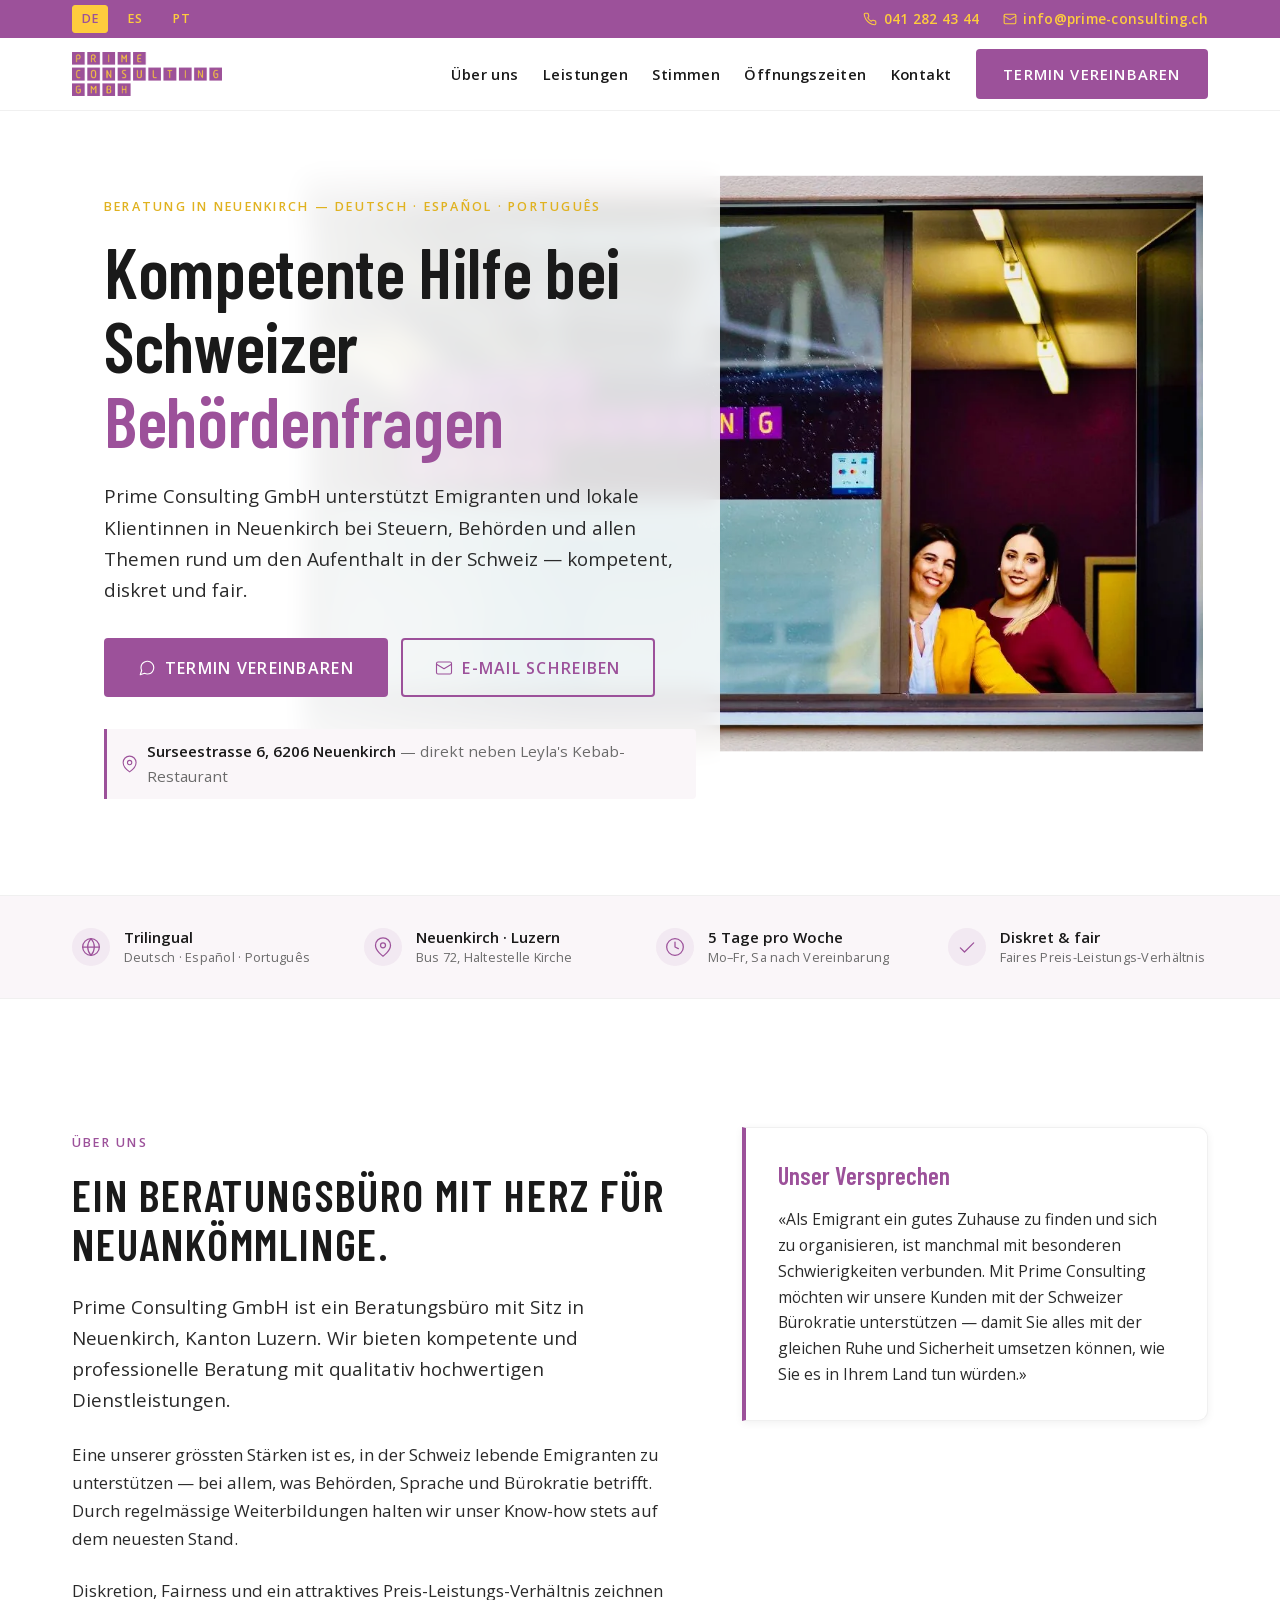
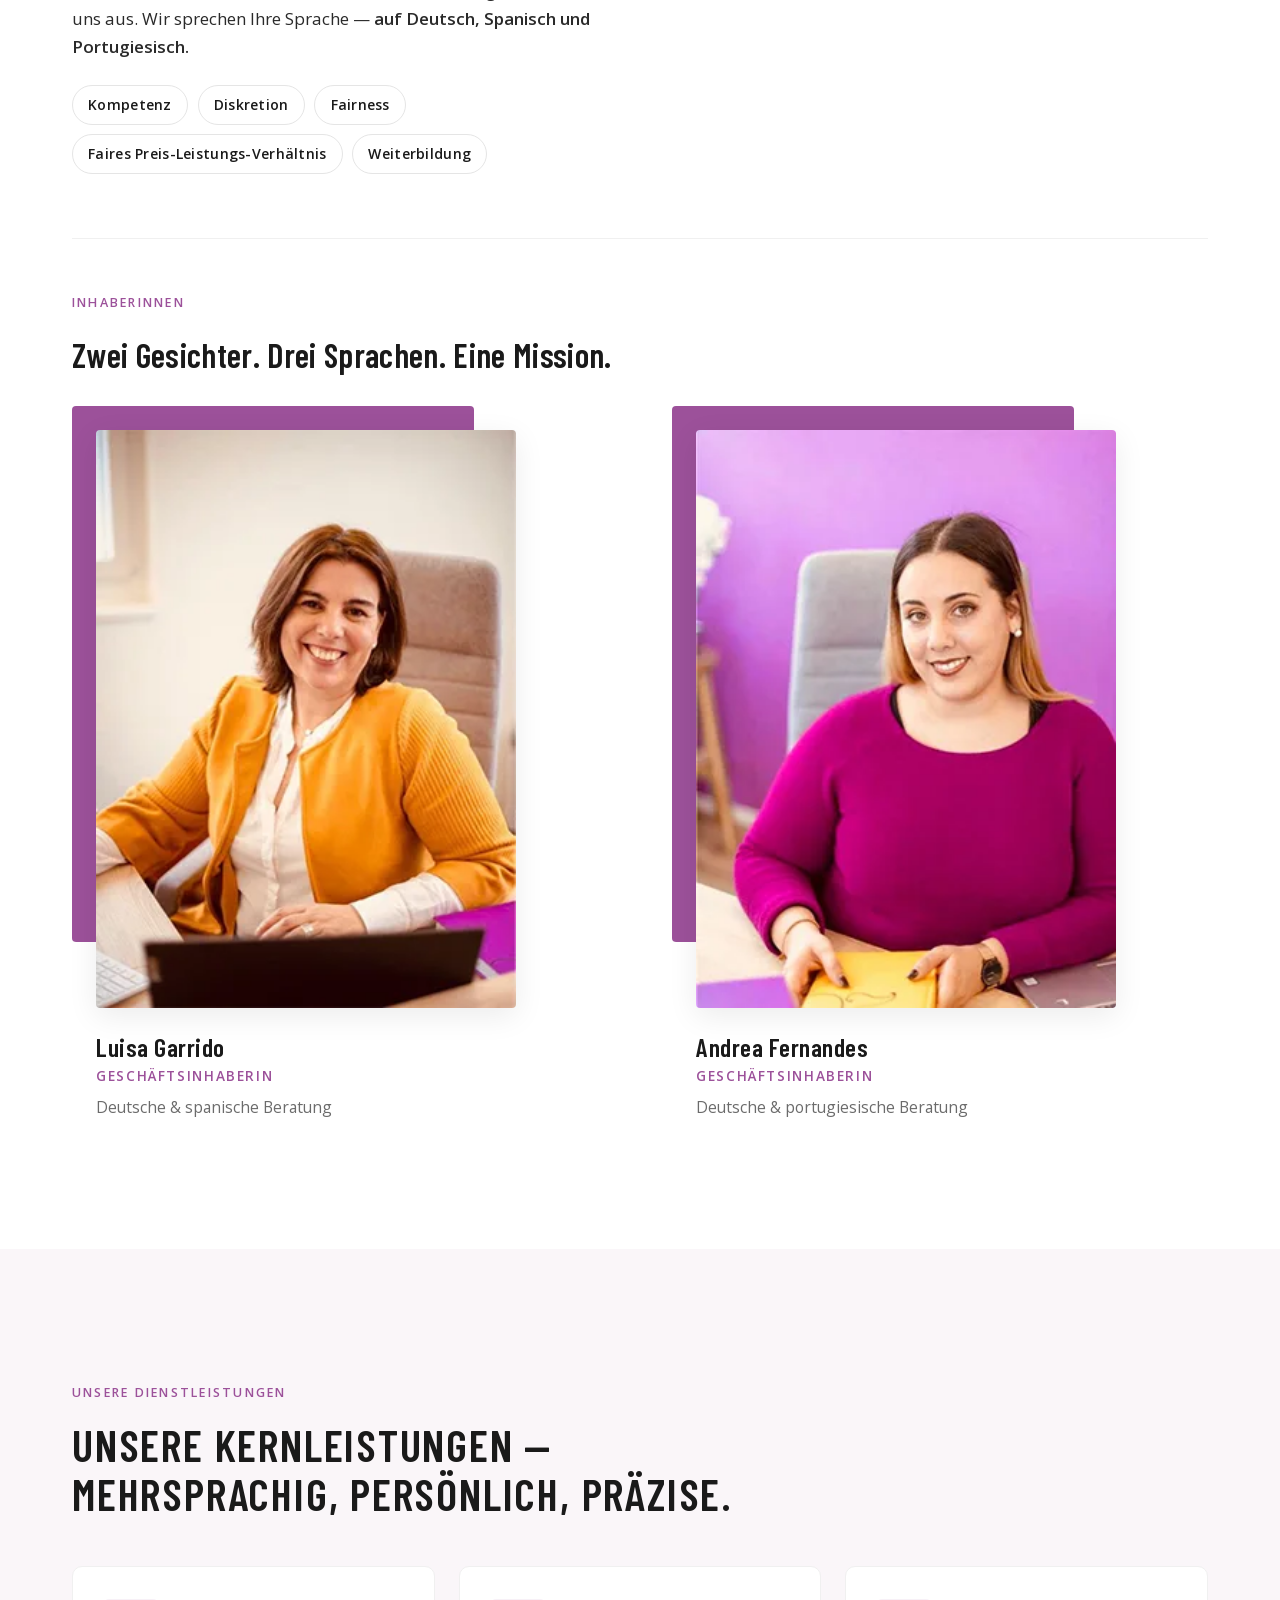
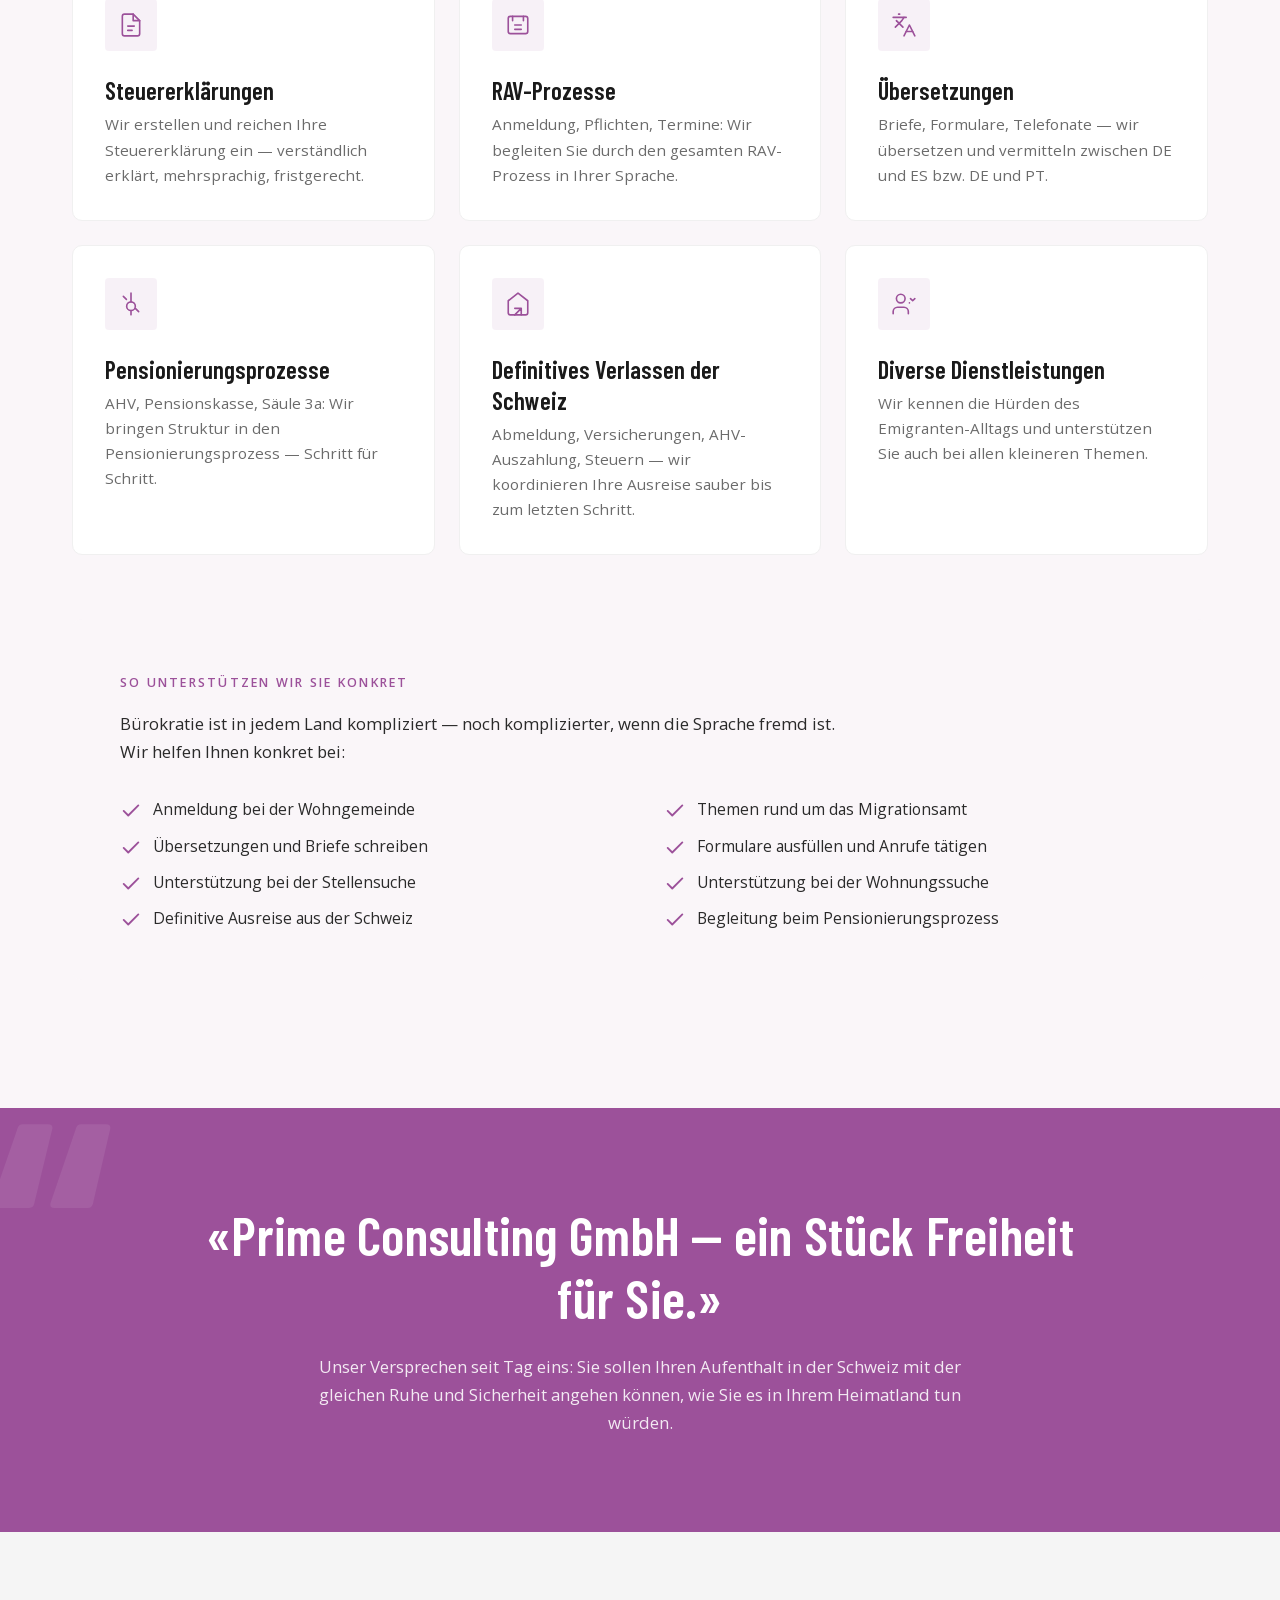
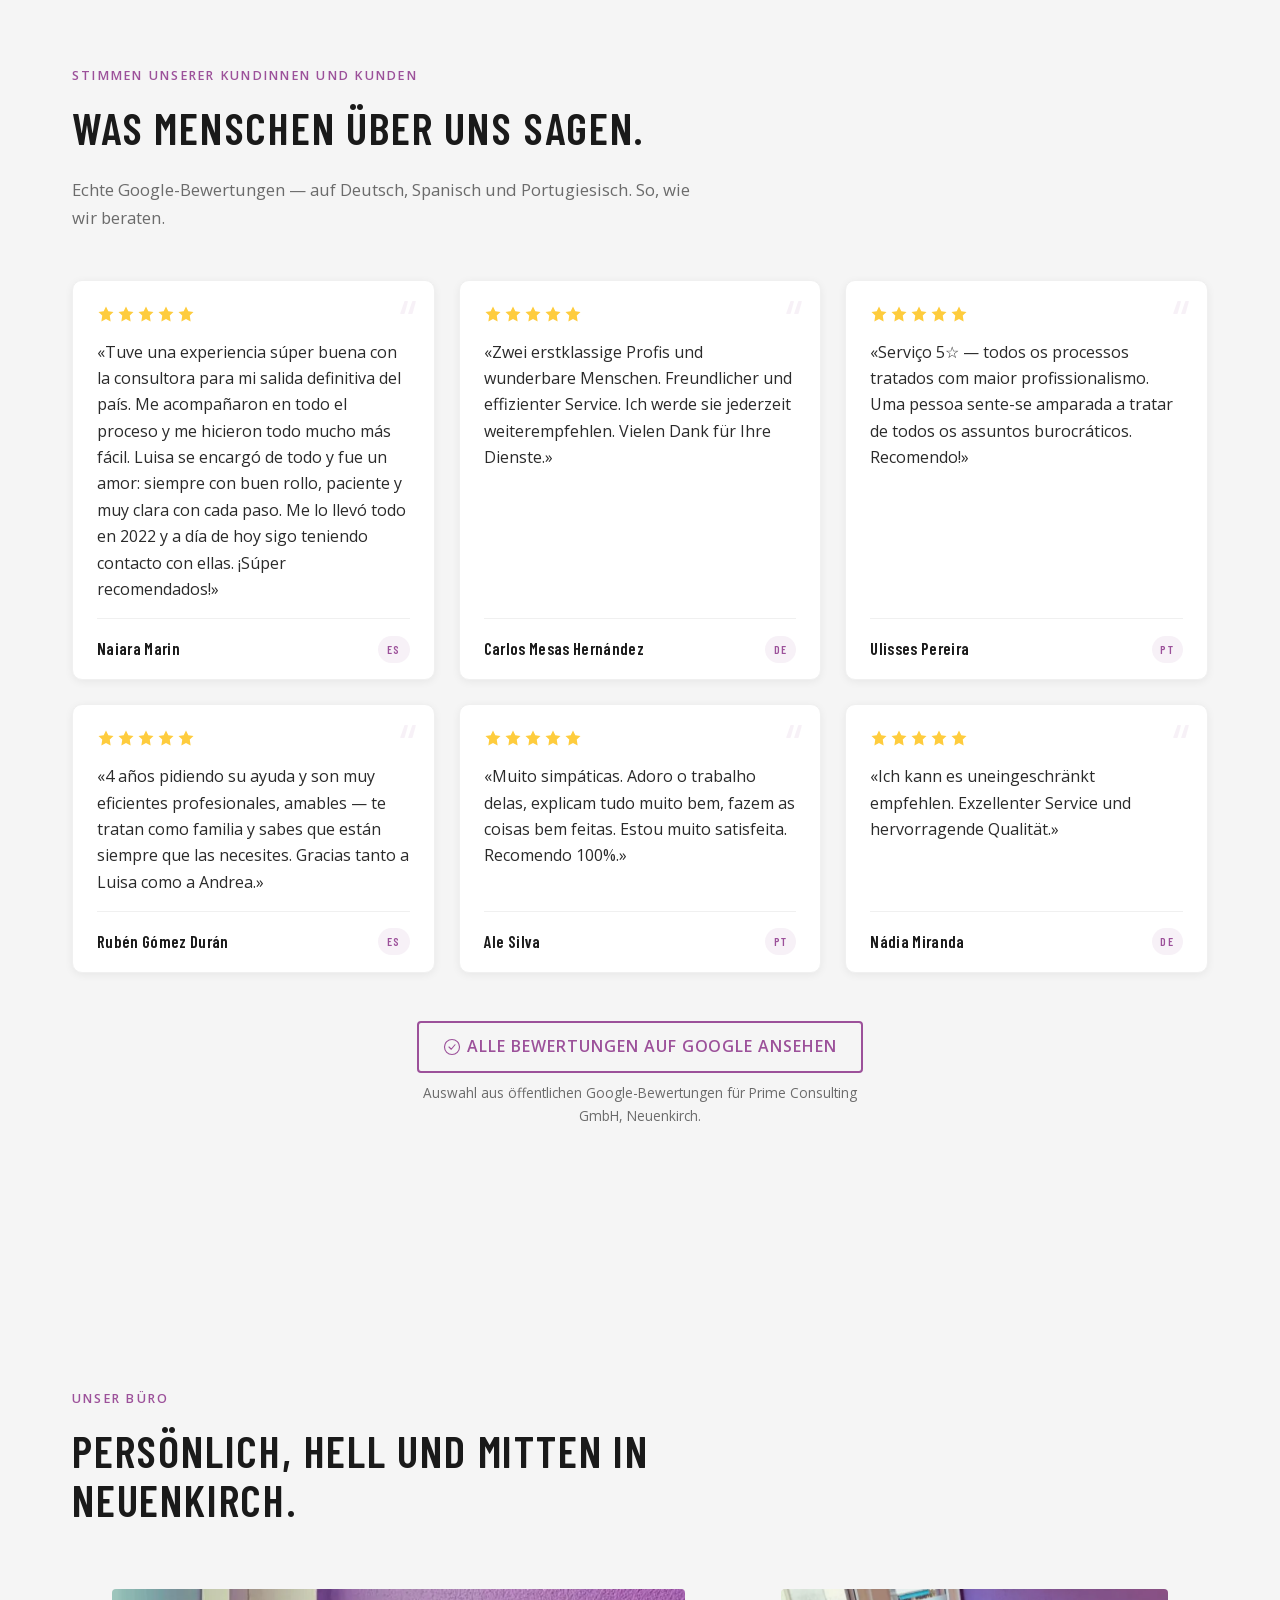
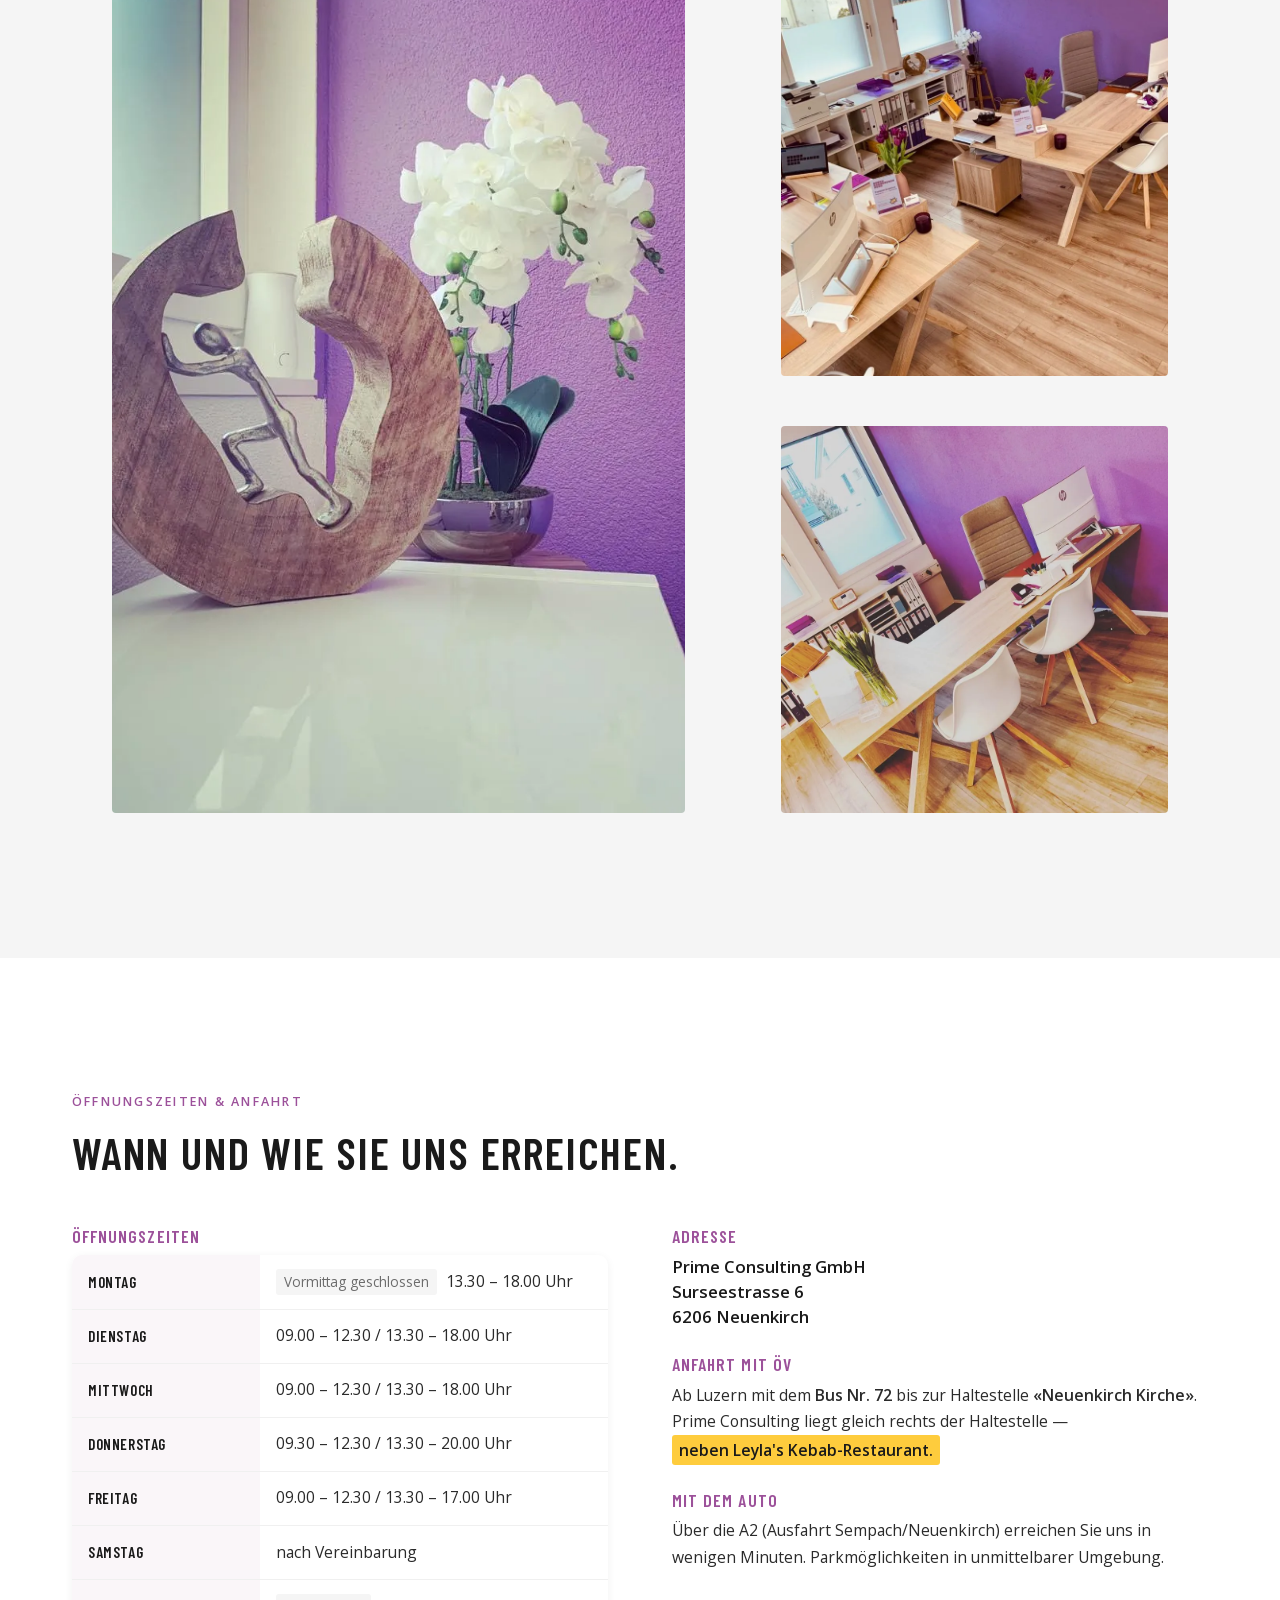
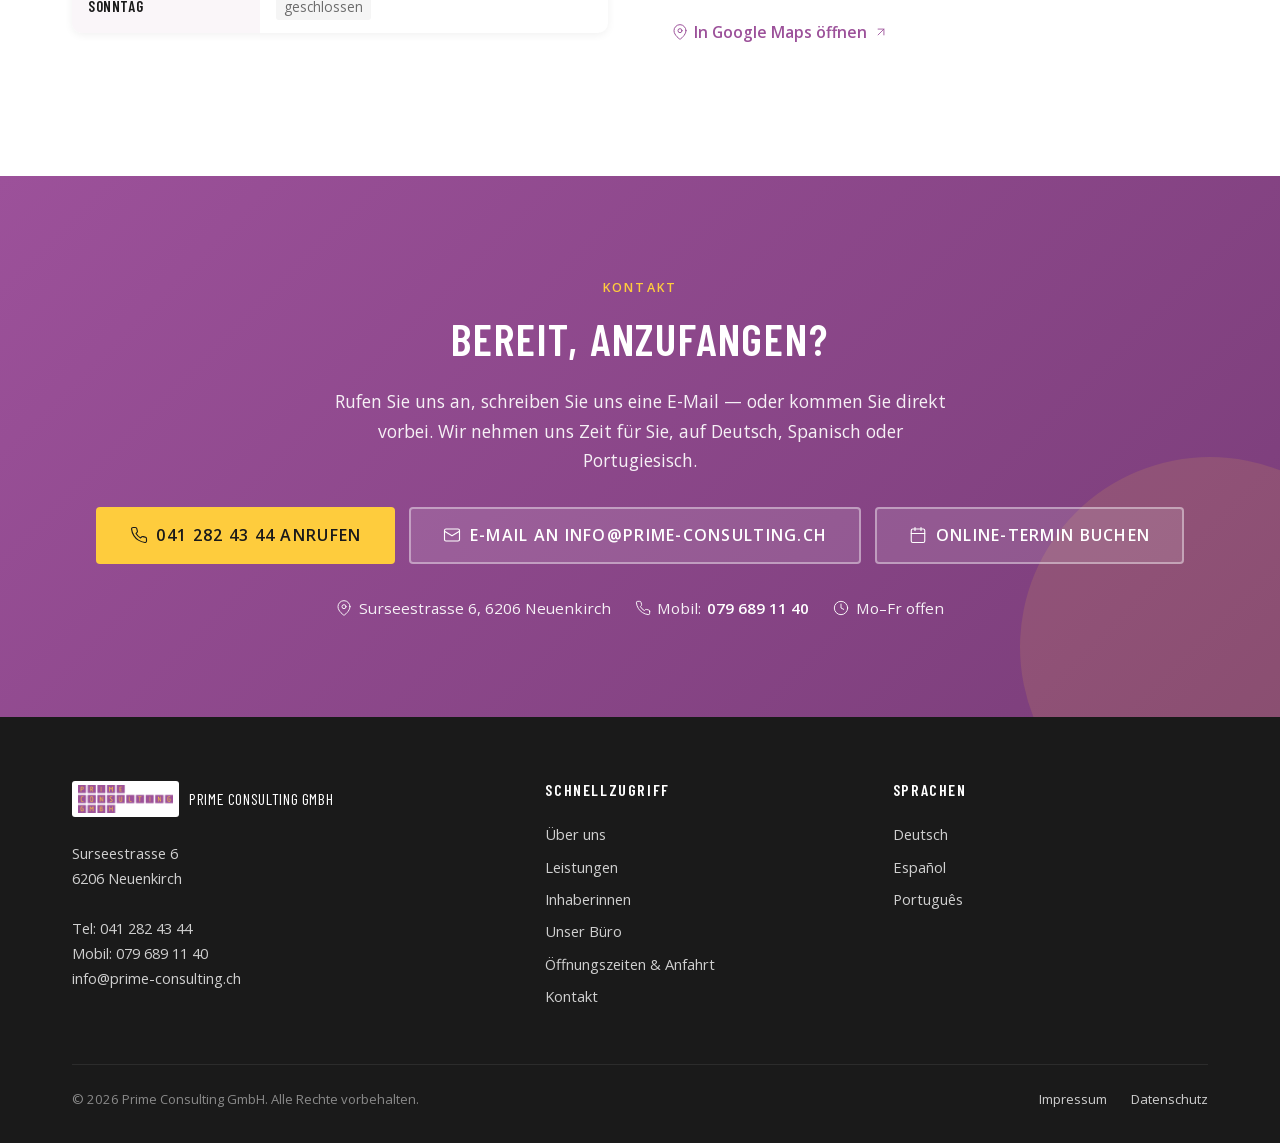
<file: index.html>
<!doctype html>
<html lang="de-CH">
<head>
  <meta charset="utf-8">
  <meta name="viewport" content="width=device-width, initial-scale=1, viewport-fit=cover">
  <meta name="theme-color" content="#9c519a">

  <title>Prime Consulting GmbH — Beratung für Emigranten in Neuenkirch (DE · ES · PT)</title>
  <meta name="description" content="Beratungsbüro in Neuenkirch (LU) für spanisch-, portugiesisch- und deutschsprachige Klienten. Steuern, RAV, Übersetzungen, Pensionierung. Termin: 041 282 43 44.">
  <meta name="keywords" content="Beratung Neuenkirch, Steuererklärung Luzern, RAV Beratung Spanisch, Asesoría Lucerna, Aconselhamento Suíça, Emigranten Beratung">
  <meta name="author" content="Prime Consulting GmbH">
  <meta name="robots" content="index, follow">

  <link rel="canonical" href="https://prime-consulting.ch/">
  <link rel="alternate" href="https://prime-consulting.ch/" hreflang="de-CH">
  <link rel="alternate" href="https://prime-consulting.ch/" hreflang="x-default">

  <!-- Open Graph -->
  <meta property="og:title" content="Prime Consulting GmbH — Beratung in DE · ES · PT">
  <meta property="og:description" content="Beratungsbüro in Neuenkirch (LU). Steuern, Behörden, Pensionierung — auf Deutsch, Spanisch, Portugiesisch.">
  <meta property="og:image" content="https://prime-consulting.ch/assets/images/prime-hero.jpg">
  <meta property="og:url" content="https://prime-consulting.ch/">
  <meta property="og:type" content="website">
  <meta property="og:locale" content="de_CH">
  <meta property="og:site_name" content="Prime Consulting GmbH">

  <!-- Twitter -->
  <meta name="twitter:card" content="summary_large_image">
  <meta name="twitter:title" content="Prime Consulting GmbH — Beratung in DE · ES · PT">
  <meta name="twitter:description" content="Beratungsbüro in Neuenkirch (LU). Steuern, Behörden, Pensionierung.">
  <meta name="twitter:image" content="https://prime-consulting.ch/assets/images/prime-hero.jpg">

  <!-- Favicon (Logo) -->
  <link rel="icon" type="image/png" href="assets/images/Prime-Logo-PNG.png">
  <link rel="apple-touch-icon" href="assets/images/Prime-Logo-PNG.png">

  <!-- Preload critical assets -->
  <link rel="preload" href="assets/fonts/barlow-condensed-600.woff2" as="font" type="font/woff2" crossorigin>
  <link rel="preload" href="assets/fonts/open-sans-400.woff2" as="font" type="font/woff2" crossorigin>
  <link rel="preload" as="image" href="assets/images/prime-hero.webp" type="image/webp">

  <link rel="stylesheet" href="css/style.css">

  <!-- JSON-LD: LocalBusiness -->
  <script type="application/ld+json">
  {
    "@context": "https://schema.org",
    "@type": "LocalBusiness",
    "@id": "https://prime-consulting.ch/#localbusiness",
    "name": "Prime Consulting GmbH",
    "image": "https://prime-consulting.ch/assets/images/prime-hero.jpg",
    "logo": "https://prime-consulting.ch/assets/images/Prime-Logo-PNG.png",
    "url": "https://prime-consulting.ch/",
    "telephone": "+41412824344",
    "email": "info@prime-consulting.ch",
    "priceRange": "$$",
    "description": "Beratungsbüro in Neuenkirch (LU) für spanisch-, portugiesisch- und deutschsprachige Klienten. Steuern, RAV, Übersetzungen, Pensionierung.",
    "address": {
      "@type": "PostalAddress",
      "streetAddress": "Surseestrasse 6",
      "addressLocality": "Neuenkirch",
      "postalCode": "6206",
      "addressRegion": "LU",
      "addressCountry": "CH"
    },
    "geo": {
      "@type": "GeoCoordinates",
      "latitude": 47.2086,
      "longitude": 8.1986
    },
    "areaServed": [
      { "@type": "AdministrativeArea", "name": "Kanton Luzern" },
      { "@type": "Country", "name": "Schweiz" }
    ],
    "availableLanguage": [
      { "@type": "Language", "name": "German", "alternateName": "de" },
      { "@type": "Language", "name": "Spanish", "alternateName": "es" },
      { "@type": "Language", "name": "Portuguese", "alternateName": "pt" }
    ],
    "openingHoursSpecification": [
      { "@type": "OpeningHoursSpecification", "dayOfWeek": "Monday",    "opens": "13:30", "closes": "18:00" },
      { "@type": "OpeningHoursSpecification", "dayOfWeek": "Tuesday",   "opens": "09:00", "closes": "12:30" },
      { "@type": "OpeningHoursSpecification", "dayOfWeek": "Tuesday",   "opens": "13:30", "closes": "18:00" },
      { "@type": "OpeningHoursSpecification", "dayOfWeek": "Wednesday", "opens": "09:00", "closes": "12:30" },
      { "@type": "OpeningHoursSpecification", "dayOfWeek": "Wednesday", "opens": "13:30", "closes": "18:00" },
      { "@type": "OpeningHoursSpecification", "dayOfWeek": "Thursday",  "opens": "09:30", "closes": "12:30" },
      { "@type": "OpeningHoursSpecification", "dayOfWeek": "Thursday",  "opens": "13:30", "closes": "20:00" },
      { "@type": "OpeningHoursSpecification", "dayOfWeek": "Friday",    "opens": "09:00", "closes": "12:30" },
      { "@type": "OpeningHoursSpecification", "dayOfWeek": "Friday",    "opens": "13:30", "closes": "17:00" }
    ],
    "contactPoint": [{
      "@type": "ContactPoint",
      "telephone": "+41412824344",
      "contactType": "customer service",
      "availableLanguage": ["de", "es", "pt"],
      "areaServed": "CH"
    }, {
      "@type": "ContactPoint",
      "telephone": "+41796891140",
      "contactType": "mobile",
      "availableLanguage": ["de", "es", "pt"]
    }],
    "aggregateRating": {
      "@type": "AggregateRating",
      "ratingValue": "5.0",
      "bestRating": "5",
      "worstRating": "1",
      "ratingCount": 7,
      "reviewCount": 7
    },
    "review": [
      {
        "@type": "Review",
        "reviewRating": { "@type": "Rating", "ratingValue": "5", "bestRating": "5" },
        "author": { "@type": "Person", "name": "Naiara Marin" },
        "inLanguage": "es",
        "reviewBody": "Tuve una experiencia súper buena con la consultora para mi salida definitiva del país. Luisa se encargó de todo y fue un amor: siempre con buen rollo, paciente y muy clara con cada paso. ¡Súper recomendados!"
      },
      {
        "@type": "Review",
        "reviewRating": { "@type": "Rating", "ratingValue": "5", "bestRating": "5" },
        "author": { "@type": "Person", "name": "Carlos Mesas Hernández" },
        "inLanguage": "de",
        "reviewBody": "Zwei erstklassige Profis und wunderbare Menschen. Freundlicher und effizienter Service. Ich werde sie jederzeit weiterempfehlen."
      },
      {
        "@type": "Review",
        "reviewRating": { "@type": "Rating", "ratingValue": "5", "bestRating": "5" },
        "author": { "@type": "Person", "name": "Ulisses Pereira" },
        "inLanguage": "pt",
        "reviewBody": "Serviço 5★ — todos os processos tratados com maior profissionalismo. Uma pessoa sente-se amparada a tratar de todos os assuntos burocráticos. Recomendo!"
      },
      {
        "@type": "Review",
        "reviewRating": { "@type": "Rating", "ratingValue": "5", "bestRating": "5" },
        "author": { "@type": "Person", "name": "Rubén Gómez Durán" },
        "inLanguage": "es",
        "reviewBody": "4 años pidiendo su ayuda y son muy eficientes profesionales, amables — te tratan como familia. Gracias tanto a Luisa como a Andrea."
      },
      {
        "@type": "Review",
        "reviewRating": { "@type": "Rating", "ratingValue": "5", "bestRating": "5" },
        "author": { "@type": "Person", "name": "Ale Silva" },
        "inLanguage": "pt",
        "reviewBody": "Muito simpáticas. Adoro o trabalho delas, explicam tudo muito bem, fazem as coisas bem feitas. Recomendo 100%."
      },
      {
        "@type": "Review",
        "reviewRating": { "@type": "Rating", "ratingValue": "5", "bestRating": "5" },
        "author": { "@type": "Person", "name": "Nádia Miranda" },
        "inLanguage": "de",
        "reviewBody": "Ich kann es uneingeschränkt empfehlen. Exzellenter Service und hervorragende Qualität."
      }
    ]
  }
  </script>

  <!-- JSON-LD: Organization -->
  <script type="application/ld+json">
  {
    "@context": "https://schema.org",
    "@type": "Organization",
    "@id": "https://prime-consulting.ch/#organization",
    "name": "Prime Consulting GmbH",
    "legalName": "Prime Consulting GmbH",
    "url": "https://prime-consulting.ch/",
    "logo": "https://prime-consulting.ch/assets/images/Prime-Logo-PNG.png",
    "knowsLanguage": ["de", "es", "pt"],
    "founder": [
      {
        "@type": "Person",
        "name": "Luisa Garrido",
        "jobTitle": "Geschäftsinhaberin",
        "knowsLanguage": ["de", "es"]
      },
      {
        "@type": "Person",
        "name": "Andrea Fernandes",
        "jobTitle": "Geschäftsinhaberin",
        "knowsLanguage": ["de", "pt"]
      }
    ],
    "address": {
      "@type": "PostalAddress",
      "streetAddress": "Surseestrasse 6",
      "addressLocality": "Neuenkirch",
      "postalCode": "6206",
      "addressCountry": "CH"
    }
  }
  </script>

  <!-- JSON-LD: Services -->
  <script type="application/ld+json">
  {
    "@context": "https://schema.org",
    "@graph": [
      {
        "@type": "Service",
        "name": "Steuererklärungen",
        "provider": { "@id": "https://prime-consulting.ch/#localbusiness" },
        "areaServed": { "@type": "Country", "name": "Schweiz" },
        "description": "Erstellung und Einreichung von Steuererklärungen für Privatpersonen, mehrsprachig (DE, ES, PT)."
      },
      {
        "@type": "Service",
        "name": "RAV-Prozesse",
        "provider": { "@id": "https://prime-consulting.ch/#localbusiness" },
        "areaServed": { "@type": "Country", "name": "Schweiz" },
        "description": "Begleitung im RAV-Prozess: Anmeldung, Pflichten, Kommunikation mit Behörden auf Deutsch, Spanisch oder Portugiesisch."
      },
      {
        "@type": "Service",
        "name": "Übersetzungen",
        "provider": { "@id": "https://prime-consulting.ch/#localbusiness" },
        "description": "Übersetzungen, Briefe, Formulare und Telefonate in den Sprachkombinationen DE/ES und DE/PT."
      },
      {
        "@type": "Service",
        "name": "Pensionierungsprozesse",
        "provider": { "@id": "https://prime-consulting.ch/#localbusiness" },
        "areaServed": { "@type": "Country", "name": "Schweiz" },
        "description": "Beratung und Begleitung im gesamten Pensionierungsprozess."
      },
      {
        "@type": "Service",
        "name": "Definitives Verlassen der Schweiz",
        "provider": { "@id": "https://prime-consulting.ch/#localbusiness" },
        "description": "Vollständige Unterstützung bei der definitiven Ausreise: Abmeldung, AHV, Versicherungen, Steuern."
      }
    ]
  }
  </script>
</head>
<body>

  <a href="#main" class="skip-link">Zum Hauptinhalt springen</a>

  <!-- ============================================================
       TOP BAR
       ============================================================ -->
  <div class="topbar" id="topbar">
    <div class="container topbar__inner">
      <ul class="lang-switch" aria-label="Sprache wählen">
        <li><a href="/" aria-current="true" lang="de">DE</a></li>
        <li>
          <button type="button" lang="es"
            data-not-implemented="La versión en español estará disponible próximamente.">
            ES
          </button>
        </li>
        <li>
          <button type="button" lang="pt"
            data-not-implemented="A versão em português estará disponível em breve.">
            PT
          </button>
        </li>
      </ul>
      <div class="topbar__contact">
        <a href="tel:+41412824344" aria-label="Anrufen — 041 282 43 44">
          <svg class="icon" viewBox="0 0 24 24" aria-hidden="true" fill="none" stroke="currentColor" stroke-width="2" stroke-linecap="round" stroke-linejoin="round"><path d="M22 16.92v3a2 2 0 0 1-2.18 2 19.79 19.79 0 0 1-8.63-3.07 19.5 19.5 0 0 1-6-6A19.79 19.79 0 0 1 2.12 4.18 2 2 0 0 1 4.11 2h3a2 2 0 0 1 2 1.72c.13.96.36 1.9.7 2.8a2 2 0 0 1-.45 2.11L8.09 9.91a16 16 0 0 0 6 6l1.27-1.27a2 2 0 0 1 2.11-.45c.9.34 1.84.57 2.8.7A2 2 0 0 1 22 16.92Z"/></svg>
          <span>041 282 43 44</span>
        </a>
        <a href="mailto:info@prime-consulting.ch" class="topbar__email" aria-label="E-Mail an info@prime-consulting.ch">
          <svg class="icon" viewBox="0 0 24 24" aria-hidden="true" fill="none" stroke="currentColor" stroke-width="2" stroke-linecap="round" stroke-linejoin="round"><rect x="2" y="4" width="20" height="16" rx="2"/><path d="m22 7-10 6L2 7"/></svg>
          <span>info@prime-consulting.ch</span>
        </a>
      </div>
    </div>
  </div>

  <!-- ============================================================
       HEADER (sticky)
       ============================================================ -->
  <header class="header" id="header">
    <div class="container header__inner">
      <a href="#hero" class="header__logo" aria-label="Prime Consulting GmbH — Startseite">
        <img src="assets/images/Prime-Logo-PNG.png" alt="Prime Consulting GmbH Logo" width="160" height="44">
      </a>
      <nav class="nav" aria-label="Hauptnavigation">
        <ul class="nav__list">
          <li><a class="nav__link" href="#ueber">Über uns</a></li>
          <li><a class="nav__link" href="#leistungen">Leistungen</a></li>
          <li><a class="nav__link" href="#stimmen">Stimmen</a></li>
          <li><a class="nav__link" href="#zeiten-anfahrt">Öffnungszeiten</a></li>
          <li><a class="nav__link" href="#kontakt">Kontakt</a></li>
        </ul>
        <a class="btn btn--primary nav__cta" href="https://wa.me/41796891140?text=Hallo%20Prime%20Consulting%2C%20ich%20m%C3%B6chte%20gerne%20einen%20Termin%20vereinbaren." target="_blank" rel="noopener" aria-label="Termin per WhatsApp vereinbaren">Termin vereinbaren</a>
        <button class="nav-toggle" type="button"
                aria-label="Menü öffnen"
                aria-expanded="false"
                aria-controls="nav-panel">
          <svg class="icon icon-open" viewBox="0 0 24 24" aria-hidden="true"><path d="M3 6h18M3 12h18M3 18h18"/></svg>
          <svg class="icon icon-close" viewBox="0 0 24 24" aria-hidden="true"><path d="M6 6 18 18M18 6 6 18"/></svg>
        </button>
      </nav>
    </div>
  </header>

  <!-- Mobile nav panel (sibling of header — backdrop-filter on header would
       otherwise make it a containing block for this position:fixed element) -->
  <div class="nav-panel" id="nav-panel" aria-label="Mobile Navigation">
    <ul class="nav-panel__list">
      <li><a href="#ueber">Über uns</a></li>
      <li><a href="#leistungen">Leistungen</a></li>
      <li><a href="#stimmen">Stimmen</a></li>
      <li><a href="#buero">Unser Büro</a></li>
      <li><a href="#zeiten-anfahrt">Öffnungszeiten & Anfahrt</a></li>
      <li><a href="#kontakt">Kontakt</a></li>
    </ul>
    <div class="nav-panel__cta">
      <a class="btn btn--primary btn--lg" href="tel:+41412824344">041 282 43 44 anrufen</a>
      <a class="btn btn--outline" href="mailto:info@prime-consulting.ch">E-Mail schreiben</a>
    </div>
  </div>

  <main id="main">

    <!-- ============================================================
         HERO
         ============================================================ -->
    <section class="hero" id="hero" aria-labelledby="hero-title">
      <div class="hero__banner">
        <picture>
          <source srcset="assets/images/prime-hero.webp" type="image/webp">
          <img src="assets/images/prime-hero.jpg"
               alt="Schaufenster der Prime Consulting GmbH in Neuenkirch — Luisa Garrido und Andrea Fernandes im Eingang."
               width="1242" height="796"
               class="hero__banner-img"
               fetchpriority="high"
               decoding="async">
        </picture>
      </div>
      <div class="container hero__inner">
        <div class="hero__copy">
          <span class="eyebrow eyebrow--gold">Beratung in Neuenkirch — Deutsch · Español · Português</span>
          <h1 id="hero-title" class="hero__title">
            Kompetente Hilfe bei Schweizer <span class="accent">Behördenfragen</span><br class="hero__title-br">
          </h1>
          <p class="hero__sub">
            Prime Consulting GmbH unterstützt Emigranten und lokale Klientinnen
            in Neuenkirch bei Steuern, Behörden und allen Themen rund um den
            Aufenthalt in der Schweiz — kompetent, diskret und fair.
          </p>
          <div class="hero__ctas">
            <a class="btn btn--primary btn--lg" href="https://wa.me/41796891140?text=Hallo%20Prime%20Consulting%2C%20ich%20m%C3%B6chte%20gerne%20einen%20Termin%20vereinbaren." target="_blank" rel="noopener" aria-label="Termin per WhatsApp vereinbaren">
              <svg class="icon" viewBox="0 0 24 24" aria-hidden="true" fill="none" stroke="currentColor" stroke-width="2" stroke-linecap="round" stroke-linejoin="round"><path d="M21 11.5a8.38 8.38 0 0 1-.9 3.8 8.5 8.5 0 0 1-7.6 4.7 8.38 8.38 0 0 1-3.8-.9L3 21l1.9-5.7a8.38 8.38 0 0 1-.9-3.8 8.5 8.5 0 0 1 4.7-7.6 8.38 8.38 0 0 1 3.8-.9h.5a8.48 8.48 0 0 1 8 8v.5z"/></svg>
              Termin vereinbaren
            </a>
            <a class="btn btn--outline btn--lg" href="mailto:info@prime-consulting.ch">
              <svg class="icon" viewBox="0 0 24 24" aria-hidden="true" fill="none" stroke="currentColor" stroke-width="2" stroke-linecap="round" stroke-linejoin="round"><rect x="2" y="4" width="20" height="16" rx="2"/><path d="m22 7-10 6L2 7"/></svg>
              E-Mail schreiben
            </a>
          </div>
          <p class="hero__local">
            <svg class="icon" viewBox="0 0 24 24" aria-hidden="true" style="color: var(--color-primary); width:18px; height:18px;" fill="none" stroke="currentColor" stroke-width="2"><path d="M21 10c0 7-9 13-9 13s-9-6-9-13a9 9 0 0 1 18 0Z"/><circle cx="12" cy="10" r="3"/></svg>
            <span><strong>Surseestrasse 6, 6206 Neuenkirch</strong> — direkt neben Leyla's Kebab-Restaurant</span>
          </p>
        </div>
      </div>
    </section>

    <!-- ============================================================
         TRUST BAR
         ============================================================ -->
    <section class="trust" id="trust" aria-label="Vertrauen auf einen Blick">
      <div class="container">
        <ul class="trust__grid" style="list-style:none; padding:0; margin:0;">
          <li class="trust__item">
            <span class="trust__icon" aria-hidden="true">
              <svg class="icon" viewBox="0 0 24 24"><circle cx="12" cy="12" r="10"/><path d="M2 12h20M12 2a15.3 15.3 0 0 1 4 10 15.3 15.3 0 0 1-4 10 15.3 15.3 0 0 1-4-10 15.3 15.3 0 0 1 4-10Z"/></svg>
            </span>
            <span class="trust__text">Trilingual<small>Deutsch · Español · Português</small></span>
          </li>
          <li class="trust__item">
            <span class="trust__icon" aria-hidden="true">
              <svg class="icon" viewBox="0 0 24 24"><path d="M21 10c0 7-9 13-9 13s-9-6-9-13a9 9 0 0 1 18 0Z"/><circle cx="12" cy="10" r="3"/></svg>
            </span>
            <span class="trust__text">Neuenkirch · Luzern<small>Bus 72, Haltestelle Kirche</small></span>
          </li>
          <li class="trust__item">
            <span class="trust__icon" aria-hidden="true">
              <svg class="icon" viewBox="0 0 24 24"><circle cx="12" cy="12" r="10"/><path d="M12 6v6l4 2"/></svg>
            </span>
            <span class="trust__text">5 Tage pro Woche<small>Mo–Fr, Sa nach Vereinbarung</small></span>
          </li>
          <li class="trust__item">
            <span class="trust__icon" aria-hidden="true">
              <svg class="icon" viewBox="0 0 24 24"><path d="M20 7 9 18l-5-5"/></svg>
            </span>
            <span class="trust__text">Diskret & fair<small>Faires Preis-Leistungs-Verhältnis</small></span>
          </li>
        </ul>
      </div>
    </section>

    <!-- ============================================================
         ÜBER UNS
         ============================================================ -->
    <section class="section" id="ueber" aria-labelledby="ueber-title">
      <div class="container">
        <div class="about__grid">
          <div>
            <span class="eyebrow">Über uns</span>
            <h2 id="ueber-title">Ein Beratungsbüro mit Herz für Neuankömmlinge.</h2>
            <p class="lead">
              Prime Consulting GmbH ist ein Beratungsbüro mit Sitz in Neuenkirch,
              Kanton Luzern. Wir bieten kompetente und professionelle Beratung
              mit qualitativ hochwertigen Dienstleistungen.
            </p>
            <p>
              Eine unserer grössten Stärken ist es, in der Schweiz lebende
              Emigranten zu unterstützen — bei allem, was Behörden, Sprache
              und Bürokratie betrifft. Durch regelmässige Weiterbildungen
              halten wir unser Know-how stets auf dem neuesten Stand.
            </p>
            <p>
              Diskretion, Fairness und ein attraktives Preis-Leistungs-Verhältnis
              zeichnen uns aus. Wir sprechen Ihre Sprache —
              <strong>auf Deutsch, Spanisch und Portugiesisch.</strong>
            </p>
            <ul class="about__values" aria-label="Unsere Werte">
              <li>Kompetenz</li>
              <li>Diskretion</li>
              <li>Fairness</li>
              <li>Faires Preis-Leistungs-Verhältnis</li>
              <li>Weiterbildung</li>
            </ul>
          </div>
          <aside class="about__aside" aria-label="Unser Versprechen">
            <h3>Unser Versprechen</h3>
            <p>
              «Als Emigrant ein gutes Zuhause zu finden und sich zu
              organisieren, ist manchmal mit besonderen Schwierigkeiten
              verbunden. Mit Prime Consulting möchten wir unsere Kunden mit
              der Schweizer Bürokratie unterstützen — damit Sie alles mit
              der gleichen Ruhe und Sicherheit umsetzen können, wie Sie es
              in Ihrem Land tun würden.»
            </p>
          </aside>
        </div>

        <div class="about__team" id="team">
          <div class="about__team-head">
            <span class="eyebrow">Inhaberinnen</span>
            <h3 class="about__team-title">Zwei Gesichter. Drei Sprachen. Eine Mission.</h3>
          </div>
          <div class="team__grid">
            <article class="team-card">
              <div class="team-card__media">
                <picture>
                  <source srcset="assets/images/Prime-luisa.webp" type="image/webp">
                  <img src="assets/images/Prime-luisa.jpg"
                       alt="Portrait von Luisa Garrido, Geschäftsinhaberin Prime Consulting GmbH, in orangem Cardigan am Schreibtisch."
                       width="293" height="403"
                       decoding="async">
                </picture>
              </div>
              <div class="team-card__body">
                <h4 class="team-card__name">Luisa Garrido</h4>
                <span class="team-card__role">Geschäftsinhaberin</span>
                <p class="team-card__lang">Deutsche &amp; spanische Beratung</p>
              </div>
            </article>

            <article class="team-card">
              <div class="team-card__media">
                <picture>
                  <source srcset="assets/images/prime-andrea.webp" type="image/webp">
                  <img src="assets/images/prime-andrea.jpg"
                       alt="Portrait von Andrea Fernandes, Geschäftsinhaberin Prime Consulting GmbH, vor magentafarbener Wand."
                       width="293" height="403"
                       decoding="async">
                </picture>
              </div>
              <div class="team-card__body">
                <h4 class="team-card__name">Andrea Fernandes</h4>
                <span class="team-card__role">Geschäftsinhaberin</span>
                <p class="team-card__lang">Deutsche &amp; portugiesische Beratung</p>
              </div>
            </article>
          </div>
        </div>
      </div>
    </section>

    <!-- ============================================================
         LEISTUNGEN
         ============================================================ -->
    <section class="section section--alt" id="leistungen" aria-labelledby="leistungen-title">
      <div class="container">
        <div class="section__head">
          <span class="eyebrow">Unsere Dienstleistungen</span>
          <h2 id="leistungen-title">Unsere Kernleistungen — mehrsprachig, persönlich, präzise.</h2>
        </div>

        <div class="services__grid">
          <article class="service">
            <span class="service__icon" aria-hidden="true">
              <svg class="icon" viewBox="0 0 24 24"><path d="M14 2H6a2 2 0 0 0-2 2v16a2 2 0 0 0 2 2h12a2 2 0 0 0 2-2V8z"/><path d="M14 2v6h6M9 13h6M9 17h4"/></svg>
            </span>
            <h3>Steuererklärungen</h3>
            <p>Wir erstellen und reichen Ihre Steuererklärung ein — verständlich erklärt, mehrsprachig, fristgerecht.</p>
          </article>

          <article class="service">
            <span class="service__icon" aria-hidden="true">
              <svg class="icon" viewBox="0 0 24 24"><path d="M9 12h6M9 16h6"/><rect x="3" y="4" width="18" height="16" rx="2"/><path d="M7 4v4M17 4v4"/></svg>
            </span>
            <h3>RAV-Prozesse</h3>
            <p>Anmeldung, Pflichten, Termine: Wir begleiten Sie durch den gesamten RAV-Prozess in Ihrer Sprache.</p>
          </article>

          <article class="service">
            <span class="service__icon" aria-hidden="true">
              <svg class="icon" viewBox="0 0 24 24"><path d="m5 8 6 6"/><path d="m4 14 6-6 2-3"/><path d="M2 5h12M7 2h1"/><path d="m22 22-5-10-5 10"/><path d="M14 18h6"/></svg>
            </span>
            <h3>Übersetzungen</h3>
            <p>Briefe, Formulare, Telefonate — wir übersetzen und vermitteln zwischen DE und ES bzw. DE und PT.</p>
          </article>

          <article class="service">
            <span class="service__icon" aria-hidden="true">
              <svg class="icon" viewBox="0 0 24 24"><path d="M12 2v8M12 22v-4"/><circle cx="12" cy="14" r="4"/><path d="m4.93 4.93 2.83 2.83M16.24 16.24l2.83 2.83"/></svg>
            </span>
            <h3>Pensionierungsprozesse</h3>
            <p>AHV, Pensionskasse, Säule 3a: Wir bringen Struktur in den Pensionierungsprozess — Schritt für Schritt.</p>
          </article>

          <article class="service">
            <span class="service__icon" aria-hidden="true">
              <svg class="icon" viewBox="0 0 24 24"><path d="M3 9 12 2l9 7v11a2 2 0 0 1-2 2H5a2 2 0 0 1-2-2z"/><path d="m9 22 6-6M9 16h6v6"/></svg>
            </span>
            <h3>Definitives Verlassen der Schweiz</h3>
            <p>Abmeldung, Versicherungen, AHV-Auszahlung, Steuern — wir koordinieren Ihre Ausreise sauber bis zum letzten Schritt.</p>
          </article>

          <article class="service">
            <span class="service__icon" aria-hidden="true">
              <svg class="icon" viewBox="0 0 24 24"><circle cx="9" cy="7" r="4"/><path d="M17 11h.01M22 7l-2 2-2-2"/><path d="M2 21v-2a4 4 0 0 1 4-4h6a4 4 0 0 1 4 4v2"/></svg>
            </span>
            <h3>Diverse Dienstleistungen</h3>
            <p>Wir kennen die Hürden des Emigranten-Alltags und unterstützen Sie auch bei allen kleineren Themen.</p>
          </article>
        </div>

        <div class="services-detail">
          <span class="eyebrow">So unterstützen wir Sie konkret</span>
          <p class="services-detail__intro">
            Bürokratie ist in jedem Land kompliziert — noch komplizierter,
            wenn die Sprache fremd ist. Wir helfen Ihnen konkret bei:
          </p>
          <ul class="services-detail__list">
            <li><svg viewBox="0 0 24 24" aria-hidden="true"><path d="M20 7 9 18l-5-5" stroke="currentColor" stroke-width="2" fill="none" stroke-linecap="round" stroke-linejoin="round"/></svg> Anmeldung bei der Wohngemeinde</li>
            <li><svg viewBox="0 0 24 24" aria-hidden="true"><path d="M20 7 9 18l-5-5" stroke="currentColor" stroke-width="2" fill="none" stroke-linecap="round" stroke-linejoin="round"/></svg> Themen rund um das Migrationsamt</li>
            <li><svg viewBox="0 0 24 24" aria-hidden="true"><path d="M20 7 9 18l-5-5" stroke="currentColor" stroke-width="2" fill="none" stroke-linecap="round" stroke-linejoin="round"/></svg> Übersetzungen und Briefe schreiben</li>
            <li><svg viewBox="0 0 24 24" aria-hidden="true"><path d="M20 7 9 18l-5-5" stroke="currentColor" stroke-width="2" fill="none" stroke-linecap="round" stroke-linejoin="round"/></svg> Formulare ausfüllen und Anrufe tätigen</li>
            <li><svg viewBox="0 0 24 24" aria-hidden="true"><path d="M20 7 9 18l-5-5" stroke="currentColor" stroke-width="2" fill="none" stroke-linecap="round" stroke-linejoin="round"/></svg> Unterstützung bei der Stellensuche</li>
            <li><svg viewBox="0 0 24 24" aria-hidden="true"><path d="M20 7 9 18l-5-5" stroke="currentColor" stroke-width="2" fill="none" stroke-linecap="round" stroke-linejoin="round"/></svg> Unterstützung bei der Wohnungssuche</li>
            <li><svg viewBox="0 0 24 24" aria-hidden="true"><path d="M20 7 9 18l-5-5" stroke="currentColor" stroke-width="2" fill="none" stroke-linecap="round" stroke-linejoin="round"/></svg> Definitive Ausreise aus der Schweiz</li>
            <li><svg viewBox="0 0 24 24" aria-hidden="true"><path d="M20 7 9 18l-5-5" stroke="currentColor" stroke-width="2" fill="none" stroke-linecap="round" stroke-linejoin="round"/></svg> Begleitung beim Pensionierungsprozess</li>
          </ul>
        </div>
      </div>
    </section>

    <!-- ============================================================
         PULL-QUOTE
         ============================================================ -->
    <section class="pullquote" id="quote" aria-label="Markenversprechen">
      <div class="container pullquote__inner">
        <blockquote>«Prime Consulting GmbH — ein Stück Freiheit für Sie.»</blockquote>
        <p class="pullquote__caption">
          Unser Versprechen seit Tag eins: Sie sollen Ihren Aufenthalt in der
          Schweiz mit der gleichen Ruhe und Sicherheit angehen können, wie
          Sie es in Ihrem Heimatland tun würden.
        </p>
      </div>
    </section>

    <!-- ============================================================
         STIMMEN — Google-Bewertungen
         ============================================================ -->
    <section class="section section--neutral" id="stimmen" aria-labelledby="stimmen-title">
      <div class="container">
        <div class="section__head">
          <span class="eyebrow">Stimmen unserer Kundinnen und Kunden</span>
          <h2 id="stimmen-title">Was Menschen über uns sagen.</h2>
          <p class="section__lead">
            Echte Google-Bewertungen — auf Deutsch, Spanisch und Portugiesisch.
            So, wie wir beraten.
          </p>
        </div>

        <ul class="testimonials" role="list">
          <li class="testimonial">
            <div class="testimonial__stars" aria-label="5 von 5 Sternen">
              <svg viewBox="0 0 24 24" class="star" aria-hidden="true"><path d="M12 2l3.09 6.26L22 9.27l-5 4.87L18.18 22 12 18.56 5.82 22 7 14.14l-5-4.87 6.91-1.01L12 2z"/></svg>
              <svg viewBox="0 0 24 24" class="star" aria-hidden="true"><path d="M12 2l3.09 6.26L22 9.27l-5 4.87L18.18 22 12 18.56 5.82 22 7 14.14l-5-4.87 6.91-1.01L12 2z"/></svg>
              <svg viewBox="0 0 24 24" class="star" aria-hidden="true"><path d="M12 2l3.09 6.26L22 9.27l-5 4.87L18.18 22 12 18.56 5.82 22 7 14.14l-5-4.87 6.91-1.01L12 2z"/></svg>
              <svg viewBox="0 0 24 24" class="star" aria-hidden="true"><path d="M12 2l3.09 6.26L22 9.27l-5 4.87L18.18 22 12 18.56 5.82 22 7 14.14l-5-4.87 6.91-1.01L12 2z"/></svg>
              <svg viewBox="0 0 24 24" class="star" aria-hidden="true"><path d="M12 2l3.09 6.26L22 9.27l-5 4.87L18.18 22 12 18.56 5.82 22 7 14.14l-5-4.87 6.91-1.01L12 2z"/></svg>
            </div>
            <blockquote class="testimonial__quote" lang="es">
              «Tuve una experiencia súper buena con la consultora para mi
              salida definitiva del país. Me acompañaron en todo el proceso
              y me hicieron todo mucho más fácil. Luisa se encargó de todo
              y fue un amor: siempre con buen rollo, paciente y muy clara
              con cada paso. Me lo llevó todo en 2022 y a día de hoy sigo
              teniendo contacto con ellas. ¡Súper recomendados!»
            </blockquote>
            <footer class="testimonial__meta">
              <span class="testimonial__name">Naiara Marin</span>
              <span class="testimonial__lang" aria-label="Sprache: Spanisch">ES</span>
            </footer>
          </li>

          <li class="testimonial">
            <div class="testimonial__stars" aria-label="5 von 5 Sternen">
              <svg viewBox="0 0 24 24" class="star" aria-hidden="true"><path d="M12 2l3.09 6.26L22 9.27l-5 4.87L18.18 22 12 18.56 5.82 22 7 14.14l-5-4.87 6.91-1.01L12 2z"/></svg>
              <svg viewBox="0 0 24 24" class="star" aria-hidden="true"><path d="M12 2l3.09 6.26L22 9.27l-5 4.87L18.18 22 12 18.56 5.82 22 7 14.14l-5-4.87 6.91-1.01L12 2z"/></svg>
              <svg viewBox="0 0 24 24" class="star" aria-hidden="true"><path d="M12 2l3.09 6.26L22 9.27l-5 4.87L18.18 22 12 18.56 5.82 22 7 14.14l-5-4.87 6.91-1.01L12 2z"/></svg>
              <svg viewBox="0 0 24 24" class="star" aria-hidden="true"><path d="M12 2l3.09 6.26L22 9.27l-5 4.87L18.18 22 12 18.56 5.82 22 7 14.14l-5-4.87 6.91-1.01L12 2z"/></svg>
              <svg viewBox="0 0 24 24" class="star" aria-hidden="true"><path d="M12 2l3.09 6.26L22 9.27l-5 4.87L18.18 22 12 18.56 5.82 22 7 14.14l-5-4.87 6.91-1.01L12 2z"/></svg>
            </div>
            <blockquote class="testimonial__quote">
              «Zwei erstklassige Profis und wunderbare Menschen.
              Freundlicher und effizienter Service. Ich werde sie jederzeit
              weiterempfehlen. Vielen Dank für Ihre Dienste.»
            </blockquote>
            <footer class="testimonial__meta">
              <span class="testimonial__name">Carlos Mesas Hernández</span>
              <span class="testimonial__lang" aria-label="Sprache: Deutsch">DE</span>
            </footer>
          </li>

          <li class="testimonial">
            <div class="testimonial__stars" aria-label="5 von 5 Sternen">
              <svg viewBox="0 0 24 24" class="star" aria-hidden="true"><path d="M12 2l3.09 6.26L22 9.27l-5 4.87L18.18 22 12 18.56 5.82 22 7 14.14l-5-4.87 6.91-1.01L12 2z"/></svg>
              <svg viewBox="0 0 24 24" class="star" aria-hidden="true"><path d="M12 2l3.09 6.26L22 9.27l-5 4.87L18.18 22 12 18.56 5.82 22 7 14.14l-5-4.87 6.91-1.01L12 2z"/></svg>
              <svg viewBox="0 0 24 24" class="star" aria-hidden="true"><path d="M12 2l3.09 6.26L22 9.27l-5 4.87L18.18 22 12 18.56 5.82 22 7 14.14l-5-4.87 6.91-1.01L12 2z"/></svg>
              <svg viewBox="0 0 24 24" class="star" aria-hidden="true"><path d="M12 2l3.09 6.26L22 9.27l-5 4.87L18.18 22 12 18.56 5.82 22 7 14.14l-5-4.87 6.91-1.01L12 2z"/></svg>
              <svg viewBox="0 0 24 24" class="star" aria-hidden="true"><path d="M12 2l3.09 6.26L22 9.27l-5 4.87L18.18 22 12 18.56 5.82 22 7 14.14l-5-4.87 6.91-1.01L12 2z"/></svg>
            </div>
            <blockquote class="testimonial__quote" lang="pt">
              «Serviço 5☆ — todos os processos tratados com maior
              profissionalismo. Uma pessoa sente-se amparada a tratar de
              todos os assuntos burocráticos. Recomendo!»
            </blockquote>
            <footer class="testimonial__meta">
              <span class="testimonial__name">Ulisses Pereira</span>
              <span class="testimonial__lang" aria-label="Sprache: Portugiesisch">PT</span>
            </footer>
          </li>

          <li class="testimonial">
            <div class="testimonial__stars" aria-label="5 von 5 Sternen">
              <svg viewBox="0 0 24 24" class="star" aria-hidden="true"><path d="M12 2l3.09 6.26L22 9.27l-5 4.87L18.18 22 12 18.56 5.82 22 7 14.14l-5-4.87 6.91-1.01L12 2z"/></svg>
              <svg viewBox="0 0 24 24" class="star" aria-hidden="true"><path d="M12 2l3.09 6.26L22 9.27l-5 4.87L18.18 22 12 18.56 5.82 22 7 14.14l-5-4.87 6.91-1.01L12 2z"/></svg>
              <svg viewBox="0 0 24 24" class="star" aria-hidden="true"><path d="M12 2l3.09 6.26L22 9.27l-5 4.87L18.18 22 12 18.56 5.82 22 7 14.14l-5-4.87 6.91-1.01L12 2z"/></svg>
              <svg viewBox="0 0 24 24" class="star" aria-hidden="true"><path d="M12 2l3.09 6.26L22 9.27l-5 4.87L18.18 22 12 18.56 5.82 22 7 14.14l-5-4.87 6.91-1.01L12 2z"/></svg>
              <svg viewBox="0 0 24 24" class="star" aria-hidden="true"><path d="M12 2l3.09 6.26L22 9.27l-5 4.87L18.18 22 12 18.56 5.82 22 7 14.14l-5-4.87 6.91-1.01L12 2z"/></svg>
            </div>
            <blockquote class="testimonial__quote" lang="es">
              «4 años pidiendo su ayuda y son muy eficientes profesionales,
              amables — te tratan como familia y sabes que están siempre que
              las necesites. Gracias tanto a Luisa como a Andrea.»
            </blockquote>
            <footer class="testimonial__meta">
              <span class="testimonial__name">Rubén Gómez Durán</span>
              <span class="testimonial__lang" aria-label="Sprache: Spanisch">ES</span>
            </footer>
          </li>

          <li class="testimonial">
            <div class="testimonial__stars" aria-label="5 von 5 Sternen">
              <svg viewBox="0 0 24 24" class="star" aria-hidden="true"><path d="M12 2l3.09 6.26L22 9.27l-5 4.87L18.18 22 12 18.56 5.82 22 7 14.14l-5-4.87 6.91-1.01L12 2z"/></svg>
              <svg viewBox="0 0 24 24" class="star" aria-hidden="true"><path d="M12 2l3.09 6.26L22 9.27l-5 4.87L18.18 22 12 18.56 5.82 22 7 14.14l-5-4.87 6.91-1.01L12 2z"/></svg>
              <svg viewBox="0 0 24 24" class="star" aria-hidden="true"><path d="M12 2l3.09 6.26L22 9.27l-5 4.87L18.18 22 12 18.56 5.82 22 7 14.14l-5-4.87 6.91-1.01L12 2z"/></svg>
              <svg viewBox="0 0 24 24" class="star" aria-hidden="true"><path d="M12 2l3.09 6.26L22 9.27l-5 4.87L18.18 22 12 18.56 5.82 22 7 14.14l-5-4.87 6.91-1.01L12 2z"/></svg>
              <svg viewBox="0 0 24 24" class="star" aria-hidden="true"><path d="M12 2l3.09 6.26L22 9.27l-5 4.87L18.18 22 12 18.56 5.82 22 7 14.14l-5-4.87 6.91-1.01L12 2z"/></svg>
            </div>
            <blockquote class="testimonial__quote" lang="pt">
              «Muito simpáticas. Adoro o trabalho delas, explicam tudo muito
              bem, fazem as coisas bem feitas. Estou muito satisfeita.
              Recomendo 100%.»
            </blockquote>
            <footer class="testimonial__meta">
              <span class="testimonial__name">Ale Silva</span>
              <span class="testimonial__lang" aria-label="Sprache: Portugiesisch">PT</span>
            </footer>
          </li>

          <li class="testimonial">
            <div class="testimonial__stars" aria-label="5 von 5 Sternen">
              <svg viewBox="0 0 24 24" class="star" aria-hidden="true"><path d="M12 2l3.09 6.26L22 9.27l-5 4.87L18.18 22 12 18.56 5.82 22 7 14.14l-5-4.87 6.91-1.01L12 2z"/></svg>
              <svg viewBox="0 0 24 24" class="star" aria-hidden="true"><path d="M12 2l3.09 6.26L22 9.27l-5 4.87L18.18 22 12 18.56 5.82 22 7 14.14l-5-4.87 6.91-1.01L12 2z"/></svg>
              <svg viewBox="0 0 24 24" class="star" aria-hidden="true"><path d="M12 2l3.09 6.26L22 9.27l-5 4.87L18.18 22 12 18.56 5.82 22 7 14.14l-5-4.87 6.91-1.01L12 2z"/></svg>
              <svg viewBox="0 0 24 24" class="star" aria-hidden="true"><path d="M12 2l3.09 6.26L22 9.27l-5 4.87L18.18 22 12 18.56 5.82 22 7 14.14l-5-4.87 6.91-1.01L12 2z"/></svg>
              <svg viewBox="0 0 24 24" class="star" aria-hidden="true"><path d="M12 2l3.09 6.26L22 9.27l-5 4.87L18.18 22 12 18.56 5.82 22 7 14.14l-5-4.87 6.91-1.01L12 2z"/></svg>
            </div>
            <blockquote class="testimonial__quote">
              «Ich kann es uneingeschränkt empfehlen. Exzellenter Service
              und hervorragende Qualität.»
            </blockquote>
            <footer class="testimonial__meta">
              <span class="testimonial__name">Nádia Miranda</span>
              <span class="testimonial__lang" aria-label="Sprache: Deutsch">DE</span>
            </footer>
          </li>
        </ul>

        <div class="testimonials__cta">
          <a class="btn btn--outline"
             href="https://www.google.com/search?q=Prime+Consulting+GmbH+Neuenkirch"
             target="_blank" rel="noopener">
            <svg class="icon" viewBox="0 0 24 24" aria-hidden="true" fill="none" stroke="currentColor" stroke-width="2" stroke-linecap="round" stroke-linejoin="round"><path d="M22 12c0-5.5-4.5-10-10-10S2 6.5 2 12s4.5 10 10 10c5.5 0 10-4.5 10-10Z"/><path d="M8 12l3 3 5-6"/></svg>
            <span class="label-full">Alle Bewertungen auf Google ansehen</span>
            <span class="label-short">Auf Google ansehen</span>
          </a>
          <p class="testimonials__source">
            Auswahl aus öffentlichen Google-Bewertungen für Prime Consulting GmbH, Neuenkirch.
          </p>
        </div>
      </div>
    </section>

    <!-- ============================================================
         UNSER BÜRO
         ============================================================ -->
    <section class="section section--neutral" id="buero" aria-labelledby="buero-title">
      <div class="container">
        <div class="section__head">
          <span class="eyebrow">Unser Büro</span>
          <h2 id="buero-title">Persönlich, hell und mitten in Neuenkirch.</h2>
        </div>
        <div class="gallery">
          <figure class="gallery__item">
            <picture>
              <source srcset="assets/images/Prime-Buero-02-square.webp" type="image/webp">
              <img src="assets/images/Prime-Buero-02-square.jpg"
                   alt="Detailaufnahme aus dem Beratungsbüro: Holzskulptur und Orchidee vor magentafarbener Wand."
                   width="1024" height="1024"
                   decoding="async">
            </picture>
          </figure>
          <figure class="gallery__item">
            <picture>
              <source srcset="assets/images/Prime-Buero-03-square.webp" type="image/webp">
              <img src="assets/images/Prime-Buero-03-square.jpg"
                   alt="Blick in die Räumlichkeiten der Prime Consulting GmbH in Neuenkirch."
                   width="806" height="1024"
                   decoding="async">
                   decoding="async">
            </picture>
          </figure>
          <figure class="gallery__item">
            <picture>
              <source srcset="assets/images/Prime-Buero-05-square.webp" type="image/webp">
              <img src="assets/images/Prime-Buero-05-square.jpg"
                   alt="Innenansicht des Prime-Consulting-Büros an der Surseestrasse 6 in Neuenkirch."
                   width="976" height="976"
                   decoding="async">
                   decoding="async">
            </picture>
          </figure>
        </div>
      </div>
    </section>

    <!-- ============================================================
         ÖFFNUNGSZEITEN + ANFAHRT
         ============================================================ -->
    <section class="section" id="zeiten-anfahrt" aria-labelledby="zeiten-title">
      <div class="container">
        <div class="section__head">
          <span class="eyebrow">Öffnungszeiten & Anfahrt</span>
          <h2 id="zeiten-title">Wann und wie Sie uns erreichen.</h2>
        </div>
        <div class="times-grid">
          <div>
            <h3 class="zeiten__subhead">Öffnungszeiten</h3>
            <table class="hours-table" aria-label="Öffnungszeiten">
              <tbody>
                <tr>
                  <th scope="row">Montag</th>
                  <td><span class="closed">Vormittag geschlossen</span> 13.30 – 18.00 Uhr</td>
                </tr>
                <tr>
                  <th scope="row">Dienstag</th>
                  <td>09.00 – 12.30 / 13.30 – 18.00 Uhr</td>
                </tr>
                <tr>
                  <th scope="row">Mittwoch</th>
                  <td>09.00 – 12.30 / 13.30 – 18.00 Uhr</td>
                </tr>
                <tr>
                  <th scope="row">Donnerstag</th>
                  <td>09.30 – 12.30 / 13.30 – 20.00 Uhr</td>
                </tr>
                <tr>
                  <th scope="row">Freitag</th>
                  <td>09.00 – 12.30 / 13.30 – 17.00 Uhr</td>
                </tr>
                <tr>
                  <th scope="row">Samstag</th>
                  <td>nach Vereinbarung</td>
                </tr>
                <tr>
                  <th scope="row">Sonntag</th>
                  <td><span class="closed">geschlossen</span></td>
                </tr>
              </tbody>
            </table>
          </div>
          <div class="travel">
            <h3>Adresse</h3>
            <address>
              Prime Consulting GmbH<br>
              Surseestrasse 6<br>
              6206 Neuenkirch
            </address>

            <h3>Anfahrt mit ÖV</h3>
            <p>
              Ab Luzern mit dem <strong>Bus Nr. 72</strong> bis zur Haltestelle
              <strong>«Neuenkirch Kirche»</strong>. Prime Consulting liegt
              gleich rechts der Haltestelle —
              <span class="travel__highlight">neben Leyla's Kebab-Restaurant.</span>
            </p>

            <h3>Mit dem Auto</h3>
            <p>
              Über die A2 (Ausfahrt Sempach/Neuenkirch) erreichen Sie uns in
              wenigen Minuten. Parkmöglichkeiten in unmittelbarer Umgebung.
              <!-- TODO: konkrete Parkhinweise (Strassenparkplatz, Parkhaus?) bei den Inhaberinnen erfragen -->
            </p>

            <a class="travel__map-link"
               href="https://www.google.com/maps/search/?api=1&query=Surseestrasse+6%2C+6206+Neuenkirch"
               target="_blank" rel="noopener">
              <svg class="icon" viewBox="0 0 24 24" aria-hidden="true"><path d="M21 10c0 7-9 13-9 13s-9-6-9-13a9 9 0 0 1 18 0Z"/><circle cx="12" cy="10" r="3"/></svg>
              In Google Maps öffnen
              <svg class="icon" viewBox="0 0 24 24" aria-hidden="true" style="width:14px;height:14px;"><path d="M7 17 17 7M7 7h10v10"/></svg>
            </a>
          </div>
        </div>
      </div>
    </section>

    <!-- ============================================================
         KONTAKT-CTA
         ============================================================ -->
    <section class="cta" id="kontakt" aria-labelledby="kontakt-title">
      <div class="container cta__inner">
        <span class="eyebrow" style="color: var(--color-secondary);">Kontakt</span>
        <h2 id="kontakt-title">Bereit, anzufangen?</h2>
        <p class="cta__sub">
          Rufen Sie uns an, schreiben Sie uns eine E-Mail — oder kommen Sie
          direkt vorbei. Wir nehmen uns Zeit für Sie, auf Deutsch, Spanisch
          oder Portugiesisch.
        </p>
        <div class="cta__ctas">
          <a class="btn btn--secondary btn--lg" href="tel:+41412824344">
            <svg class="icon" viewBox="0 0 24 24" aria-hidden="true"><path d="M22 16.92v3a2 2 0 0 1-2.18 2 19.79 19.79 0 0 1-8.63-3.07 19.5 19.5 0 0 1-6-6A19.79 19.79 0 0 1 2.12 4.18 2 2 0 0 1 4.11 2h3a2 2 0 0 1 2 1.72c.13.96.36 1.9.7 2.8a2 2 0 0 1-.45 2.11L8.09 9.91a16 16 0 0 0 6 6l1.27-1.27a2 2 0 0 1 2.11-.45c.9.34 1.84.57 2.8.7A2 2 0 0 1 22 16.92Z"/></svg>
            041 282 43 44 anrufen
          </a>
          <a class="btn btn--ghost-light btn--lg" href="mailto:info@prime-consulting.ch">
            <svg class="icon" viewBox="0 0 24 24" aria-hidden="true"><rect x="2" y="4" width="20" height="16" rx="2"/><path d="m22 7-10 6L2 7"/></svg>
            E-Mail an info@prime-consulting.ch
          </a>
          <a class="btn btn--ghost-light btn--lg"
             href="#kontakt"
             data-not-implemented="Online-Termin-Buchung kommt in Kürze — bis dahin bitte per Telefon oder E-Mail.">
            <svg class="icon" viewBox="0 0 24 24" aria-hidden="true"><rect x="3" y="4" width="18" height="18" rx="2"/><path d="M16 2v4M8 2v4M3 10h18"/></svg>
            Online-Termin buchen
          </a>
        </div>
        <div class="cta__nap">
          <span>
            <svg class="icon" viewBox="0 0 24 24" aria-hidden="true"><path d="M21 10c0 7-9 13-9 13s-9-6-9-13a9 9 0 0 1 18 0Z"/><circle cx="12" cy="10" r="3"/></svg>
            Surseestrasse 6, 6206 Neuenkirch
          </span>
          <span>
            <svg class="icon" viewBox="0 0 24 24" aria-hidden="true"><path d="M22 16.92v3a2 2 0 0 1-2.18 2 19.79 19.79 0 0 1-8.63-3.07 19.5 19.5 0 0 1-6-6A19.79 19.79 0 0 1 2.12 4.18 2 2 0 0 1 4.11 2h3a2 2 0 0 1 2 1.72c.13.96.36 1.9.7 2.8a2 2 0 0 1-.45 2.11L8.09 9.91a16 16 0 0 0 6 6l1.27-1.27a2 2 0 0 1 2.11-.45c.9.34 1.84.57 2.8.7A2 2 0 0 1 22 16.92Z"/></svg>
            Mobil: <a href="tel:+41796891140">079 689 11 40</a>
          </span>
          <span>
            <svg class="icon" viewBox="0 0 24 24" aria-hidden="true"><circle cx="12" cy="12" r="10"/><path d="M12 6v6l4 2"/></svg>
            Mo–Fr offen
          </span>
        </div>
      </div>
    </section>

  </main>

  <!-- ============================================================
       FOOTER
       ============================================================ -->
  <footer class="footer" id="footer">
    <div class="container">
      <div class="footer__grid">
        <div class="footer__col footer__nap">
          <div class="footer__brand">
            <img src="assets/images/Prime-Logo-PNG.png" alt="" width="120" height="36">
            <span class="footer__brand-text">Prime Consulting GmbH</span>
          </div>
          <address>
            Surseestrasse 6<br>
            6206 Neuenkirch<br><br>
            Tel: <a href="tel:+41412824344">041 282 43 44</a><br>
            Mobil: <a href="tel:+41796891140">079 689 11 40</a><br>
            <a href="mailto:info@prime-consulting.ch">info@prime-consulting.ch</a>
          </address>
        </div>
        <div class="footer__col">
          <h4>Schnellzugriff</h4>
          <ul>
            <li><a href="#ueber">Über uns</a></li>
            <li><a href="#leistungen">Leistungen</a></li>
            <li><a href="#team">Inhaberinnen</a></li>
            <li><a href="#buero">Unser Büro</a></li>
            <li><a href="#zeiten-anfahrt">Öffnungszeiten & Anfahrt</a></li>
            <li><a href="#kontakt">Kontakt</a></li>
          </ul>
        </div>
        <div class="footer__col">
          <h4>Sprachen</h4>
          <ul>
            <li><a href="/" aria-current="true">Deutsch</a></li>
            <li>
              <a href="#" data-not-implemented="La versión en español estará disponible próximamente.">Español</a>
            </li>
            <li>
              <a href="#" data-not-implemented="A versão em português estará disponível em breve.">Português</a>
            </li>
          </ul>
        </div>
      </div>
      <div class="footer__bottom">
        <div>© <span data-year>2026</span> Prime Consulting GmbH. Alle Rechte vorbehalten.</div>
        <ul class="footer__bottom-links">
          <li>
            <a href="#" data-not-implemented="Impressum wird in Kürze veröffentlicht.">Impressum</a>
          </li>
          <li>
            <a href="#" data-not-implemented="Datenschutzerklärung wird in Kürze veröffentlicht.">Datenschutz</a>
          </li>
        </ul>
      </div>
    </div>
  </footer>

  <script src="js/main.js" defer></script>
</body>
</html>
</file>
<file: css/style.css>
/* ============================================================
   Prime Consulting GmbH — Stylesheet
   Modus B: CD-Adoption. Magenta + Gold, Barlow Condensed + Open Sans.
   ============================================================ */

/* ---------- Self-hosted Fonts ---------- */
@font-face {
  font-family: 'Barlow Condensed';
  font-style: normal;
  font-weight: 400;
  font-display: swap;
  src: url('../assets/fonts/barlow-condensed-400.woff2') format('woff2');
  unicode-range: U+0000-00FF, U+0131, U+0152-0153, U+02BB-02BC, U+02C6, U+02DA, U+02DC, U+2000-206F, U+20AC, U+2122, U+2212, U+2215, U+FEFF, U+FFFD;
}
@font-face {
  font-family: 'Barlow Condensed';
  font-style: normal;
  font-weight: 600;
  font-display: swap;
  src: url('../assets/fonts/barlow-condensed-600.woff2') format('woff2');
  unicode-range: U+0000-00FF, U+0131, U+0152-0153, U+02BB-02BC, U+02C6, U+02DA, U+02DC, U+2000-206F, U+20AC, U+2122, U+2212, U+2215, U+FEFF, U+FFFD;
}
@font-face {
  font-family: 'Open Sans';
  font-style: normal;
  font-weight: 400;
  font-stretch: 100%;
  font-display: swap;
  src: url('../assets/fonts/open-sans-400.woff2') format('woff2');
  unicode-range: U+0000-00FF, U+0131, U+0152-0153, U+02BB-02BC, U+02C6, U+02DA, U+02DC, U+2000-206F, U+20AC, U+2122, U+2212, U+2215, U+FEFF, U+FFFD;
}
@font-face {
  font-family: 'Open Sans';
  font-style: normal;
  font-weight: 600;
  font-stretch: 100%;
  font-display: swap;
  src: url('../assets/fonts/open-sans-600.woff2') format('woff2');
  unicode-range: U+0000-00FF, U+0131, U+0152-0153, U+02BB-02BC, U+02C6, U+02DA, U+02DC, U+2000-206F, U+20AC, U+2122, U+2212, U+2215, U+FEFF, U+FFFD;
}

/* ---------- Custom Properties ---------- */
:root {
  /* Brand */
  --color-primary: #9c519a;
  --color-primary-dark: #7a3d79;
  --color-primary-tint: rgba(156, 81, 154, 0.08);
  --color-secondary: #fecc3d;
  --color-secondary-dark: #e0b220;

  /* Neutrals */
  --color-text: #2a2a2a;
  --color-text-muted: #6b6b6b;
  --color-heading: #1a1a1a;
  --color-bg: #ffffff;
  --color-bg-soft: #faf6f9;
  --color-bg-alt: #f5f5f5;
  --color-bg-dark: #1a1a1a;
  --color-border: #e5e5e5;
  --color-border-soft: #f0f0f0;

  /* Typography */
  --font-head: 'Barlow Condensed', 'Helvetica Neue', Arial, sans-serif;
  --font-body: 'Open Sans', 'Helvetica Neue', Arial, sans-serif;

  /* Layout */
  --container: 1200px;
  --container-narrow: 920px;
  --radius: 4px;
  --radius-lg: 10px;
  --shadow-sm: 0 2px 8px rgba(0, 0, 0, 0.06);
  --shadow-md: 0 8px 30px rgba(0, 0, 0, 0.08);
  --shadow-lg: 0 20px 60px rgba(26, 26, 26, 0.18);

  /* Spacing scale */
  --space-1: 0.5rem;
  --space-2: 1rem;
  --space-3: 1.5rem;
  --space-4: 2rem;
  --space-5: 3rem;
  --space-6: 4rem;
  --space-7: 6rem;
  --space-8: 8rem;

  /* Header height */
  --header-height: 72px;
  --topbar-height: 38px;

  --transition: 0.25s ease;
}

/* ---------- Reset / Base ---------- */
*, *::before, *::after { box-sizing: border-box; }
html { -webkit-text-size-adjust: 100%; scroll-behavior: smooth; scroll-padding-top: calc(var(--header-height) + var(--topbar-height) + 12px); }
body {
  margin: 0;
  font-family: var(--font-body);
  font-size: 16px;
  line-height: 1.65;
  color: var(--color-text);
  background: var(--color-bg);
  -webkit-font-smoothing: antialiased;
  -moz-osx-font-smoothing: grayscale;
  overflow-x: hidden;
}
img, picture, svg { max-width: 100%; display: block; }
img { height: auto; }
.team-card__media picture,
.gallery__item picture {
  display: block;
  width: 100%;
  height: 100%;
}
a { color: var(--color-primary); text-decoration: none; transition: color var(--transition); }
a:hover, a:focus-visible { color: var(--color-primary-dark); }
:focus-visible { outline: 2px solid var(--color-primary); outline-offset: 3px; border-radius: 2px; }
button { font: inherit; cursor: pointer; border: none; background: none; color: inherit; }

/* ---------- Typography ---------- */
h1, h2, h3, h4 {
  font-family: var(--font-head);
  color: var(--color-heading);
  margin: 0 0 var(--space-3);
  line-height: 1.1;
  font-weight: 600;
}
h1 {
  font-size: clamp(1.85rem, 6vw, 4.4rem);
  line-height: 1.06;
  letter-spacing: -0.005em;
  font-weight: 600;
}
.hero__title-br { display: none; }
@media (min-width: 600px) { .hero__title-br { display: inline; } }
h2 {
  font-size: clamp(1.9rem, 4vw, 2.8rem);
  text-transform: uppercase;
  letter-spacing: 0.04em;
  line-height: 1.1;
}
h3 {
  font-size: clamp(1.25rem, 2.2vw, 1.55rem);
  font-weight: 600;
  line-height: 1.25;
}
p { margin: 0 0 var(--space-3); }
p:last-child { margin-bottom: 0; }

.eyebrow {
  font-family: var(--font-body);
  font-weight: 600;
  font-size: 0.78rem;
  letter-spacing: 0.18em;
  text-transform: uppercase;
  color: var(--color-primary);
  margin: 0 0 var(--space-2);
  display: inline-block;
}
.eyebrow--gold { color: var(--color-secondary-dark); }
.lead {
  font-size: clamp(1.05rem, 1.6vw, 1.18rem);
  line-height: 1.65;
  color: var(--color-text);
}

/* ---------- Layout helpers ---------- */
.container {
  width: 100%;
  max-width: var(--container);
  margin: 0 auto;
  padding: 0 1.25rem;
}
.container--narrow { max-width: var(--container-narrow); }
.section {
  padding: var(--space-6) 0;
}
.section--alt { background: var(--color-bg-soft); }
.section--neutral { background: var(--color-bg-alt); }
.section__head { margin-bottom: var(--space-5); max-width: 720px; }
.section__head--center { text-align: center; margin-left: auto; margin-right: auto; }

/* ---------- Buttons ---------- */
.btn {
  display: inline-flex;
  align-items: center;
  justify-content: center;
  gap: 0.55rem;
  padding: 0.95rem 1.6rem;
  min-height: 48px;
  font-family: var(--font-body);
  font-weight: 600;
  font-size: 0.92rem;
  letter-spacing: 0.08em;
  text-transform: uppercase;
  text-decoration: none;
  border-radius: var(--radius);
  border: 2px solid transparent;
  transition: background var(--transition), color var(--transition), border-color var(--transition), transform var(--transition);
  white-space: nowrap;
  line-height: 1;
}
.btn:hover, .btn:focus-visible { transform: translateY(-1px); }
.btn--primary {
  background: var(--color-primary);
  color: #fff;
}
.btn--primary:hover, .btn--primary:focus-visible {
  background: var(--color-primary-dark);
  color: #fff;
}
.btn--secondary {
  background: var(--color-secondary);
  color: var(--color-heading);
}
.btn--secondary:hover, .btn--secondary:focus-visible {
  background: var(--color-secondary-dark);
  color: var(--color-heading);
}
.btn--outline {
  background: transparent;
  color: var(--color-primary);
  border-color: var(--color-primary);
}
.btn--outline:hover, .btn--outline:focus-visible {
  background: var(--color-primary);
  color: #fff;
}
.btn--ghost-light {
  background: rgba(255, 255, 255, 0.12);
  color: #fff;
  border-color: rgba(255, 255, 255, 0.4);
}
.btn--ghost-light:hover, .btn--ghost-light:focus-visible {
  background: #fff;
  color: var(--color-primary);
  border-color: #fff;
}
.btn--lg { padding: 1.1rem 2rem; font-size: 1rem; min-height: 56px; }
.btn .icon { width: 18px; height: 18px; flex-shrink: 0; }

/* ---------- Icon (generic) ---------- */
.icon { display: inline-block; vertical-align: middle; stroke: currentColor; fill: none; stroke-width: 1.5; stroke-linecap: round; stroke-linejoin: round; }

/* ---------- Top Bar ---------- */
.topbar {
  background: var(--color-primary);
  color: var(--color-secondary);
  font-size: 0.85rem;
  height: var(--topbar-height);
  display: flex;
  align-items: center;
  position: sticky;
  top: 0;
  z-index: 41;
}
.topbar__inner {
  display: flex;
  align-items: center;
  justify-content: space-between;
  gap: var(--space-3);
}
.topbar a {
  color: var(--color-secondary);
  display: inline-flex;
  align-items: center;
  gap: 0.4rem;
}
.topbar a:hover, .topbar a:focus-visible { color: #fff; }
.topbar .icon { width: 16px; height: 16px; stroke: currentColor; fill: none; stroke-width: 1.8; }
.topbar__contact { display: flex; gap: 0.85rem; align-items: center; }
.topbar__contact a { font-weight: 600; letter-spacing: 0.02em; padding: 6px; border-radius: 4px; transition: background var(--transition); }
.topbar__contact a:hover, .topbar__contact a:focus-visible { background: rgba(255, 255, 255, 0.15); color: #fff; }
/* Mobile: hide the text labels — icon only */
.topbar__contact a > span { display: none; }
.lang-switch {
  display: flex;
  align-items: center;
  gap: 0.65rem;
  list-style: none;
  padding: 0;
  margin: 0;
}
.lang-switch button, .lang-switch a {
  display: inline-flex;
  align-items: center;
  gap: 0.35rem;
  padding: 0.2rem 0.55rem;
  border-radius: 3px;
  font-weight: 600;
  font-size: 0.78rem;
  letter-spacing: 0.06em;
  color: var(--color-secondary);
  background: transparent;
  border: 1px solid transparent;
  text-transform: uppercase;
  cursor: pointer;
}
.lang-switch [aria-current="true"] {
  background: var(--color-secondary);
  color: var(--color-primary);
  border-color: var(--color-secondary);
}
.lang-switch button:hover, .lang-switch a:hover {
  color: #fff;
  border-color: rgba(255, 255, 255, 0.5);
}
/* topbar__email is icon-only on mobile (text hidden via topbar__contact a > span) */

/* ---------- Header ---------- */
.header {
  background: rgba(255, 255, 255, 0.96);
  backdrop-filter: saturate(140%) blur(8px);
  -webkit-backdrop-filter: saturate(140%) blur(8px);
  border-bottom: 1px solid var(--color-border-soft);
  position: sticky;
  top: var(--topbar-height);
  z-index: 40;
  transition: box-shadow var(--transition), background var(--transition);
}
.header.is-scrolled {
  box-shadow: var(--shadow-sm);
  background: #fff;
}
.header__inner {
  display: flex;
  align-items: center;
  justify-content: space-between;
  height: var(--header-height);
  gap: var(--space-3);
}
.header__logo {
  display: flex;
  align-items: center;
  gap: 0.65rem;
  text-decoration: none;
}
.header__logo img {
  height: 44px;
  width: auto;
}
.header__logo-text {
  display: none;
  font-family: var(--font-head);
  font-weight: 600;
  color: var(--color-heading);
  letter-spacing: 0.04em;
  text-transform: uppercase;
  font-size: 1.05rem;
  line-height: 1;
}

/* ---------- Navigation ---------- */
.nav {
  display: flex;
  align-items: center;
  gap: var(--space-3);
}
.nav__list {
  display: none;
  list-style: none;
  padding: 0;
  margin: 0;
  gap: 1.5rem;
  align-items: center;
}
.nav__link {
  font-family: var(--font-body);
  font-weight: 600;
  font-size: 0.92rem;
  color: var(--color-heading);
  letter-spacing: 0.03em;
  padding: 0.5rem 0;
  position: relative;
  text-decoration: none;
}
.nav__link::after {
  content: "";
  position: absolute;
  left: 0;
  right: 0;
  bottom: -2px;
  height: 2px;
  background: var(--color-primary);
  transform: scaleX(0);
  transform-origin: left;
  transition: transform var(--transition);
}
.nav__link:hover::after, .nav__link:focus-visible::after { transform: scaleX(1); }
.nav__cta { display: none; }

/* Mobile menu toggle */
.nav-toggle {
  display: inline-flex;
  align-items: center;
  justify-content: center;
  width: 44px;
  height: 44px;
  border-radius: var(--radius);
  background: transparent;
  color: var(--color-heading);
  border: 1px solid var(--color-border);
}
.nav-toggle .icon { width: 22px; height: 22px; }
.nav-toggle .icon-close { display: none; }
.nav-toggle[aria-expanded="true"] .icon-open { display: none; }
.nav-toggle[aria-expanded="true"] .icon-close { display: block; }

/* Mobile menu panel */
.nav-panel {
  display: none;
  position: fixed;
  top: calc(var(--header-height) + var(--topbar-height));
  left: 0;
  right: 0;
  bottom: 0;
  background: #fff;
  z-index: 40;
  overflow-y: auto;
  padding: var(--space-4) 1.25rem var(--space-6);
  border-top: 1px solid var(--color-border-soft);
  box-shadow: var(--shadow-lg);
}
.nav-panel.is-open {
  display: flex;
  flex-direction: column;
  animation: navPanelSlide 0.22s ease-out;
}
@keyframes navPanelSlide {
  from { opacity: 0; transform: translateY(-8px); }
  to   { opacity: 1; transform: translateY(0); }
}
.nav-panel__list { list-style: none; padding: 0; margin: 0 0 var(--space-4); }
.nav-panel__list li { border-bottom: 1px solid var(--color-border-soft); }
.nav-panel__list a {
  display: block;
  padding: 1rem 0;
  font-family: var(--font-head);
  font-size: 1.4rem;
  text-transform: uppercase;
  letter-spacing: 0.05em;
  color: var(--color-heading);
  font-weight: 600;
}
.nav-panel__list a:hover { color: var(--color-primary); }
.nav-panel__cta { display: flex; flex-direction: column; gap: 0.75rem; margin-top: var(--space-3); }
.nav-panel__cta .btn {
  width: 100%;
  min-width: 0;
  white-space: normal;
  letter-spacing: 0.04em;
  padding: 0.85rem 1rem;
  font-size: 0.95rem;
  min-height: 48px;
  line-height: 1.25;
  text-align: center;
}

/* ---------- Hero ---------- */
.hero {
  position: relative;
  overflow: hidden;
  padding-bottom: var(--space-6);
}
/* Mobile: image is a full-width banner above the text */
.hero__banner {
  position: relative;
  width: 100%;
  aspect-ratio: 21 / 9;
  background: var(--color-primary);
  overflow: hidden;
}
.hero__banner picture { display: block; width: 100%; height: 100%; }
.hero__banner-img {
  width: 100%;
  height: 100%;
  object-fit: cover;
  object-position: center;
  display: block;
}
.hero__badge {
  position: absolute;
  bottom: 14px;
  right: 14px;
  z-index: 2;
  background: var(--color-secondary);
  color: var(--color-heading);
  font-family: var(--font-head);
  font-weight: 600;
  letter-spacing: 0.1em;
  text-transform: uppercase;
  padding: 0.5rem 0.85rem;
  font-size: 0.78rem;
  border-radius: var(--radius);
  box-shadow: var(--shadow-md);
}
.hero__inner { padding-top: var(--space-4); }
.hero__copy { max-width: 720px; }
.hero__title { margin-bottom: var(--space-3); }
.hero__title .accent { color: var(--color-primary); }
.hero__sub {
  font-size: clamp(1.05rem, 1.55vw, 1.18rem);
  color: var(--color-text);
  line-height: 1.65;
  margin-bottom: var(--space-4);
}
.hero__ctas {
  display: flex;
  flex-direction: column;
  gap: 0.7rem;
  margin-bottom: var(--space-4);
}
.hero__ctas .btn {
  width: 100%;
  min-width: 0;
  white-space: normal;
  letter-spacing: 0.04em;
  padding: 0.95rem 1.15rem;
  font-size: 0.95rem;
  line-height: 1.25;
  text-align: center;
}
@media (min-width: 600px) {
  .hero__ctas { flex-direction: row; flex-wrap: wrap; gap: 0.85rem; }
  .hero__ctas .btn {
    width: auto;
    white-space: nowrap;
    letter-spacing: 0.08em;
    padding: 1.1rem 2rem;
    font-size: 1rem;
  }
}
.hero__local {
  display: inline-flex;
  align-items: center;
  gap: 0.5rem;
  font-size: 0.95rem;
  color: var(--color-text-muted);
  background: var(--color-bg-soft);
  border-left: 3px solid var(--color-primary);
  padding: 0.6rem 0.9rem;
  border-radius: 0 var(--radius) var(--radius) 0;
}
.hero__local strong { color: var(--color-heading); font-weight: 600; }

/* Desktop ≥ 960px: image full-bleed-right, text card overlaps */
@media (min-width: 960px) {
  .hero {
    padding-bottom: 0;
    min-height: 380px;
    display: flex;
    align-items: center;
  }
  .hero__banner {
    position: absolute;
    top: 45%;
    transform: translateY(-50%);
    right: 6%;
    height: auto;
    width: 72vw;
    max-width: 900px;
    aspect-ratio: 1242 / 796;
    z-index: 1;
  }
  .hero__banner-img { object-position: center; }
  .hero__banner::after {
    content: "";
    position: absolute;
    inset: 0;
    background: linear-gradient(90deg, rgba(255,255,255,0.65) 0%, rgba(255,255,255,0.05) 30%, rgba(0,0,0,0) 50%);
    pointer-events: none;
  }
  .hero__badge {
    bottom: auto;
    right: auto;
    top: 22px;
    left: 22px;
  }
  .hero__inner {
    position: relative;
    z-index: 2;
    padding-top: var(--space-5);
    padding-bottom: var(--space-5);
    display: flex;
    align-items: center;
    width: 100%;
  }
  .hero__copy {
    background: rgba(255, 255, 255, 0.85);
    backdrop-filter: blur(12px);
    -webkit-backdrop-filter: blur(12px);
    border-radius: 0 var(--radius-lg) var(--radius-lg) 0;
    box-shadow: none;
    padding: var(--space-5);
    max-width: 620px;
    margin-left: -2rem;
  }
}
@media (min-width: 1280px) {
  .hero__copy { max-width: 680px; padding: var(--space-5) var(--space-6); }
}

/* ---------- Trust Bar ---------- */
.trust {
  background: var(--color-bg-soft);
  border-top: 1px solid var(--color-border-soft);
  border-bottom: 1px solid var(--color-border-soft);
  padding: var(--space-4) 0;
}
.trust__grid {
  display: grid;
  grid-template-columns: 1fr 1fr;
  gap: var(--space-3);
}
.trust__item {
  display: flex;
  align-items: center;
  gap: 0.85rem;
  font-size: 0.95rem;
  font-weight: 600;
  color: var(--color-heading);
}
.trust__icon {
  width: 38px;
  height: 38px;
  flex-shrink: 0;
  background: var(--color-primary-tint);
  color: var(--color-primary);
  border-radius: 50%;
  display: inline-flex;
  align-items: center;
  justify-content: center;
}
.trust__icon .icon { width: 20px; height: 20px; }
.trust__text { line-height: 1.3; }
.trust__text small {
  display: block;
  font-weight: 400;
  color: var(--color-text-muted);
  font-size: 0.8rem;
  letter-spacing: 0.02em;
  text-transform: none;
  margin-top: 2px;
}

/* ---------- About ---------- */
.about__grid {
  display: grid;
  grid-template-columns: 1fr;
  gap: var(--space-5);
}
.about__values {
  list-style: none;
  padding: 0;
  margin: 0;
  display: flex;
  flex-wrap: wrap;
  gap: 0.6rem;
}
.about__values li {
  background: #fff;
  border: 1px solid var(--color-border);
  color: var(--color-heading);
  padding: 0.45rem 0.95rem;
  border-radius: 100px;
  font-size: 0.88rem;
  font-weight: 600;
  letter-spacing: 0.02em;
}
.about__aside {
  position: relative;
  background: #fff;
  border: 1px solid var(--color-border-soft);
  border-left: 4px solid var(--color-primary);
  padding: var(--space-4);
  border-radius: 0 var(--radius-lg) var(--radius-lg) 0;
  box-shadow: var(--shadow-sm);
}
.about__aside h3 { color: var(--color-primary); margin-bottom: var(--space-2); }
.about__aside p { color: var(--color-text); font-size: 0.98rem; }

.about__team {
  margin-top: var(--space-6);
  padding-top: var(--space-5);
  border-top: 1px solid var(--color-border-soft);
}
.about__team-head {
  margin-bottom: var(--space-4);
}
.about__team-title {
  font-family: var(--font-head);
  font-size: clamp(1.6rem, 3vw, 2.1rem);
  font-weight: 600;
  letter-spacing: 0.01em;
  color: var(--color-heading);
  margin: 0.4rem 0 0;
  line-height: 1.15;
}

/* ---------- Services ---------- */
.services__grid {
  display: grid;
  grid-template-columns: 1fr;
  gap: var(--space-3);
}
.service {
  background: #fff;
  border: 1px solid var(--color-border-soft);
  border-radius: var(--radius-lg);
  padding: var(--space-4);
  transition: transform var(--transition), box-shadow var(--transition), border-color var(--transition);
  position: relative;
  overflow: hidden;
}
.service::after {
  content: "";
  position: absolute;
  left: 0; top: 0;
  width: 4px; height: 0;
  background: var(--color-primary);
  transition: height var(--transition);
}
.service:hover, .service:focus-within {
  transform: translateY(-3px);
  box-shadow: var(--shadow-md);
  border-color: transparent;
}
.service:hover::after, .service:focus-within::after { height: 100%; }
.service__icon {
  width: 52px;
  height: 52px;
  border-radius: var(--radius);
  background: var(--color-primary-tint);
  color: var(--color-primary);
  display: inline-flex;
  align-items: center;
  justify-content: center;
  margin-bottom: var(--space-3);
}
.service__icon .icon { width: 26px; height: 26px; }
.service h3 { color: var(--color-heading); margin-bottom: 0.4rem; }
.service p { color: var(--color-text-muted); font-size: 0.95rem; margin: 0; }

/* Services Detail */
.services-detail {
  margin-top: var(--space-6);
  background: var(--color-bg-soft);
  padding: var(--space-5);
  border-radius: var(--radius-lg);
}
.services-detail__intro {
  max-width: 720px;
  font-size: 1.05rem;
  color: var(--color-text);
  margin-bottom: var(--space-4);
}
.services-detail__list {
  list-style: none;
  padding: 0;
  margin: 0;
  display: grid;
  grid-template-columns: 1fr;
  gap: 0.65rem;
}
.services-detail__list li {
  display: flex;
  align-items: flex-start;
  gap: 0.7rem;
  font-size: 0.98rem;
  color: var(--color-text);
}
.services-detail__list li svg {
  width: 22px;
  height: 22px;
  flex-shrink: 0;
  color: var(--color-primary);
  margin-top: 2px;
}

/* ---------- Pull-Quote ---------- */
.pullquote {
  background: var(--color-primary);
  color: #fff;
  padding: var(--space-7) 0;
  position: relative;
  overflow: hidden;
}
.pullquote::before {
  content: "\201C";
  font-family: var(--font-head);
  position: absolute;
  top: -60px;
  left: -10px;
  font-size: 24rem;
  line-height: 1;
  color: rgba(255, 255, 255, 0.08);
  pointer-events: none;
  font-weight: 600;
}
.pullquote__inner { position: relative; z-index: 1; text-align: center; }
.pullquote blockquote {
  margin: 0 auto var(--space-3);
  font-family: var(--font-head);
  font-weight: 600;
  font-size: clamp(2rem, 5vw, 3.4rem);
  line-height: 1.15;
  max-width: 900px;
  letter-spacing: 0.005em;
}
.pullquote__caption {
  font-family: var(--font-body);
  font-size: 1.05rem;
  line-height: 1.65;
  color: rgba(255, 255, 255, 0.88);
  max-width: 680px;
  margin: 0 auto;
}

/* ---------- Stimmen / Testimonials ---------- */
.section__lead {
  font-size: 1.05rem;
  color: var(--color-text-muted);
  margin: var(--space-2) 0 0;
  max-width: 620px;
  line-height: 1.65;
}
.testimonials {
  list-style: none;
  padding: 0;
  margin: 0;
  display: grid;
  grid-template-columns: 1fr;
  gap: var(--space-3);
}
.testimonial {
  position: relative;
  background: #fff;
  border: 1px solid var(--color-border-soft);
  border-radius: var(--radius-lg);
  padding: var(--space-3) var(--space-3) var(--space-2);
  display: flex;
  flex-direction: column;
  gap: var(--space-2);
  box-shadow: var(--shadow-sm);
  transition: transform var(--transition), box-shadow var(--transition), border-color var(--transition);
}
.testimonial:hover {
  transform: translateY(-2px);
  box-shadow: var(--shadow-md);
  border-color: var(--color-primary-tint);
}
.testimonial::before {
  content: "\201C";
  position: absolute;
  top: 8px;
  right: 18px;
  font-family: var(--font-head);
  font-size: 4rem;
  line-height: 1;
  color: var(--color-primary-tint);
  pointer-events: none;
}
.testimonial__stars {
  display: inline-flex;
  gap: 2px;
  color: var(--color-secondary);
}
.testimonial__stars .star {
  width: 18px;
  height: 18px;
  fill: currentColor;
}
.testimonial__quote {
  margin: 0;
  font-size: 1rem;
  line-height: 1.65;
  color: var(--color-text);
  flex: 1;
  quotes: "«" "»";
}
.testimonial__meta {
  display: flex;
  align-items: center;
  justify-content: space-between;
  gap: var(--space-2);
  padding-top: var(--space-2);
  border-top: 1px solid var(--color-border-soft);
  font-size: 0.92rem;
}
.testimonial__name {
  font-family: var(--font-head);
  font-weight: 600;
  font-size: 1.05rem;
  letter-spacing: 0.02em;
  color: var(--color-heading);
}
.testimonial__lang {
  display: inline-block;
  font-family: var(--font-head);
  font-size: 0.72rem;
  font-weight: 600;
  letter-spacing: 0.12em;
  text-transform: uppercase;
  color: var(--color-primary);
  background: var(--color-primary-tint);
  padding: 0.25rem 0.55rem;
  border-radius: 999px;
}
.testimonials__cta {
  margin-top: var(--space-5);
  display: flex;
  flex-direction: column;
  align-items: center;
  gap: 0.6rem;
  text-align: center;
}
.testimonials__cta .btn {
  width: auto;
  max-width: 100%;
  white-space: normal;
  text-align: center;
  line-height: 1.3;
  padding: 0.7rem 1.1rem;
  font-size: 0.92rem;
  letter-spacing: 0.04em;
  flex-wrap: wrap;
  justify-content: center;
  gap: 0.4rem;
}
.testimonials__cta .btn .label-full { display: none; }
.testimonials__cta .btn .label-short { display: inline; }
@media (min-width: 600px) {
  .testimonials__cta .btn .label-full { display: inline; }
  .testimonials__cta .btn .label-short { display: none; }
  .testimonials__cta .btn { font-size: 1rem; padding: 0.85rem 1.5rem; letter-spacing: 0.06em; }
}
.testimonials__source {
  font-size: 0.85rem;
  color: var(--color-text-muted);
  margin: 0;
  max-width: 480px;
}

/* ---------- Team ---------- */
.team__grid {
  display: grid;
  grid-template-columns: 1fr;
  gap: var(--space-5);
}
.team-card {
  position: relative;
  padding-top: 24px;
  padding-left: 24px;
}
.team-card::before {
  content: "";
  position: absolute;
  top: 0;
  left: 0;
  width: 75%;
  height: 75%;
  background: var(--color-primary);
  border-radius: var(--radius);
  z-index: 0;
}
.team-card__media {
  position: relative;
  z-index: 1;
  aspect-ratio: 293 / 403;
  overflow: hidden;
  border-radius: var(--radius);
  box-shadow: var(--shadow-md);
  margin-bottom: var(--space-3);
  max-width: 420px;
}
.team-card__media img {
  width: 100%; height: 100%;
  object-fit: cover;
}
.team-card__body { padding-left: 0; }
.team-card__name {
  font-family: var(--font-head);
  font-size: 1.6rem;
  font-weight: 600;
  letter-spacing: 0.02em;
  color: var(--color-heading);
  margin: 0 0 0.2rem;
  line-height: 1.15;
}
.team-card__role {
  display: block;
  font-size: 0.85rem;
  font-weight: 600;
  letter-spacing: 0.12em;
  text-transform: uppercase;
  color: var(--color-primary);
  margin-bottom: 0.5rem;
}
.team-card__lang {
  font-size: 0.98rem;
  color: var(--color-text-muted);
  margin: 0;
}

/* ---------- Büro / Gallery ---------- */
.gallery {
  display: grid;
  grid-template-columns: 1fr;
  gap: var(--space-2);
}
.gallery__item {
  overflow: hidden;
  border-radius: var(--radius);
  aspect-ratio: 1 / 1;
  position: relative;
}
.gallery__item img {
  width: 100%; height: 100%;
  object-fit: cover;
  transition: transform 0.7s ease;
}
.gallery__item:hover img { transform: scale(1.04); }

/* ---------- Zeiten + Anfahrt ---------- */
.times-grid {
  display: grid;
  grid-template-columns: 1fr;
  gap: var(--space-5);
}
.hours-table {
  width: 100%;
  border-collapse: collapse;
  font-size: 0.98rem;
  background: #fff;
  border-radius: var(--radius-lg);
  overflow: hidden;
  box-shadow: var(--shadow-sm);
}
.hours-table th, .hours-table td {
  padding: 0.85rem 1rem;
  text-align: left;
  border-bottom: 1px solid var(--color-border-soft);
}
.hours-table th {
  font-family: var(--font-head);
  font-weight: 600;
  letter-spacing: 0.04em;
  text-transform: uppercase;
  color: var(--color-heading);
  background: var(--color-bg-soft);
  width: 35%;
  font-size: 0.95rem;
}
.hours-table td { color: var(--color-text); }
.hours-table tr:last-child th, .hours-table tr:last-child td { border-bottom: none; }
.hours-table .closed {
  display: inline-block;
  padding: 0.1rem 0.5rem;
  background: var(--color-bg-alt);
  border-radius: 3px;
  font-size: 0.85rem;
  color: var(--color-text-muted);
  margin-right: 0.35rem;
}

.zeiten__subhead,
.travel h3 {
  font-family: var(--font-head);
  text-transform: uppercase;
  letter-spacing: 0.06em;
  font-size: 1.1rem;
  font-weight: 600;
  color: var(--color-primary);
  margin: 0 0 0.5rem;
}
.travel { font-size: 0.98rem; line-height: 1.7; }
.travel h3 { margin-top: var(--space-3); margin-bottom: 0.4rem; }
.travel h3:first-of-type { margin-top: 0; }
.travel address {
  font-style: normal;
  font-size: 1.05rem;
  font-weight: 600;
  color: var(--color-heading);
  line-height: 1.5;
  margin-bottom: var(--space-3);
}
.travel__map-link {
  display: inline-flex;
  align-items: center;
  gap: 0.4rem;
  font-weight: 600;
  margin-top: var(--space-3);
}
.travel__map-link .icon { width: 16px; height: 16px; }
.travel__highlight {
  display: inline-block;
  background: var(--color-secondary);
  color: var(--color-heading);
  padding: 0.1rem 0.45rem;
  border-radius: 3px;
  font-weight: 600;
}

/* ---------- Kontakt CTA ---------- */
.cta {
  background: linear-gradient(135deg, var(--color-primary) 0%, var(--color-primary-dark) 100%);
  color: #fff;
  padding: var(--space-7) 0;
  text-align: center;
  position: relative;
  overflow: hidden;
}
.cta::after {
  content: "";
  position: absolute;
  right: -120px;
  bottom: -120px;
  width: 380px;
  height: 380px;
  background: var(--color-secondary);
  opacity: 0.12;
  border-radius: 50%;
}
.cta__inner { position: relative; z-index: 1; }
.cta h2 {
  color: #fff;
  margin-bottom: var(--space-3);
}
.cta__sub {
  font-size: 1.1rem;
  color: rgba(255, 255, 255, 0.92);
  max-width: 620px;
  margin: 0 auto var(--space-4);
}
.cta__ctas {
  display: flex;
  flex-wrap: wrap;
  justify-content: center;
  gap: 0.85rem;
  margin-bottom: var(--space-4);
}
.cta__nap {
  display: flex;
  flex-wrap: wrap;
  justify-content: center;
  gap: var(--space-3);
  font-size: 0.95rem;
  color: rgba(255, 255, 255, 0.92);
}
.cta__nap a { color: #fff; font-weight: 600; }
.cta__nap a:hover { color: var(--color-secondary); }
.cta__nap span { display: inline-flex; align-items: center; gap: 0.4rem; }
.cta__nap .icon { width: 16px; height: 16px; }

/* ---------- Footer ---------- */
.footer {
  background: var(--color-bg-dark);
  color: #cfcfcf;
  padding: var(--space-6) 0 var(--space-4);
  font-size: 0.92rem;
}
.footer a { color: #cfcfcf; }
.footer a:hover { color: #fff; }
.footer__grid {
  display: grid;
  grid-template-columns: 1fr;
  gap: var(--space-4);
  margin-bottom: var(--space-5);
}
.footer__col h4 {
  font-family: var(--font-head);
  font-size: 1rem;
  text-transform: uppercase;
  letter-spacing: 0.1em;
  color: #fff;
  margin: 0 0 var(--space-3);
}
.footer__col ul { list-style: none; padding: 0; margin: 0; }
.footer__col li { margin-bottom: 0.5rem; }
.footer__brand { display: flex; align-items: center; gap: 0.6rem; margin-bottom: var(--space-3); }
.footer__brand img { height: 36px; width: auto; background: #fff; padding: 4px 6px; border-radius: 3px; }
.footer__brand-text { font-family: var(--font-head); font-size: 1rem; color: #fff; letter-spacing: 0.04em; text-transform: uppercase; }
.footer__nap address { font-style: normal; line-height: 1.7; }
.footer__bottom {
  border-top: 1px solid #2c2c2c;
  padding-top: var(--space-3);
  display: flex;
  justify-content: space-between;
  flex-wrap: wrap;
  gap: var(--space-2);
  font-size: 0.82rem;
  color: #8a8a8a;
}
.footer__bottom-links { display: flex; gap: var(--space-3); list-style: none; padding: 0; margin: 0; }

/* ---------- Toast ---------- */
.toast {
  position: fixed;
  bottom: 1.5rem;
  left: 50%;
  transform: translate(-50%, 120%);
  background: #fff;
  color: var(--color-heading);
  padding: 0.95rem 1.2rem 0.95rem 1.3rem;
  border-radius: var(--radius);
  border-left: 4px solid var(--color-primary);
  box-shadow: var(--shadow-lg);
  max-width: calc(100vw - 2rem);
  width: max-content;
  font-size: 0.95rem;
  line-height: 1.45;
  z-index: 200;
  opacity: 0;
  transition: transform 0.35s cubic-bezier(.4,0,.2,1), opacity 0.25s ease;
  pointer-events: none;
}
.toast.show {
  transform: translate(-50%, 0);
  opacity: 1;
  pointer-events: auto;
}

/* ---------- Skip Link ---------- */
.skip-link {
  position: absolute;
  left: 1rem;
  top: -100px;
  z-index: 999;
  background: var(--color-primary);
  color: #fff;
  padding: 0.7rem 1rem;
  border-radius: var(--radius);
  font-weight: 600;
}
.skip-link:focus { top: 1rem; color: #fff; }

/* ============================================================
   Tablet ≥ 768px
   ============================================================ */
@media (min-width: 768px) {
  body { font-size: 17px; }
  .container { padding: 0 2rem; }
  .section { padding: var(--space-7) 0; }

  /* Desktop: show the text labels next to the icons */
  .topbar__contact { gap: var(--space-3); }
  .topbar__contact a { padding: 0; border-radius: 0; }
  .topbar__contact a:hover, .topbar__contact a:focus-visible { background: transparent; }
  .topbar__contact a > span { display: inline; }
  .topbar .icon { width: 14px; height: 14px; }

  .header__logo-text { display: inline-block; }
  .nav__list { display: flex; }
  .nav-toggle { display: none; }
  .nav-panel { display: none; }
  .nav__cta { display: inline-flex; }

  .hero__grid {
    grid-template-columns: 1.05fr 0.95fr;
    gap: var(--space-6);
  }
  .hero__media { max-width: none; margin: 0; }

  .trust__grid { grid-template-columns: repeat(4, 1fr); gap: var(--space-4); }

  .about__grid { grid-template-columns: 1.3fr 1fr; gap: var(--space-6); align-items: start; }

  .services__grid { grid-template-columns: repeat(2, 1fr); gap: var(--space-3); }
  .services-detail__list { grid-template-columns: 1fr 1fr; column-gap: var(--space-4); }

  .testimonials { grid-template-columns: 1fr 1fr; gap: var(--space-3); }

  .team__grid { grid-template-columns: 1fr 1fr; gap: var(--space-6); }

  .gallery { grid-template-columns: 1.4fr 1fr; grid-template-rows: 1fr 1fr; gap: var(--space-2); }
  .gallery__item:nth-child(1) { grid-row: 1 / span 2; aspect-ratio: auto; }
  .gallery__item:nth-child(2), .gallery__item:nth-child(3) { aspect-ratio: 1 / 1; }

  .times-grid { grid-template-columns: 1fr 1fr; gap: var(--space-6); align-items: start; }

  .footer__grid { grid-template-columns: 1.4fr 1fr 1fr; }
}

/* ============================================================
   Desktop ≥ 1024px
   ============================================================ */
@media (min-width: 1024px) {
  body { font-size: 17px; }
  .section { padding: var(--space-8) 0; }
  .hero { padding-top: var(--space-4); padding-bottom: var(--space-5); }

  .services__grid { grid-template-columns: repeat(3, 1fr); }
  .services-detail__list { column-gap: var(--space-5); }

  .testimonials { grid-template-columns: repeat(3, 1fr); }

  .hero__grid { gap: var(--space-7); }
  .hero__copy { padding-right: var(--space-3); }
}

/* Reduced motion */
@media (prefers-reduced-motion: reduce) {
  *, *::before, *::after {
    animation-duration: 0.01ms !important;
    transition-duration: 0.01ms !important;
    scroll-behavior: auto !important;
  }
}

/* Print */
@media print {
  .topbar, .header, .nav-toggle, .nav-panel, .cta__ctas, .footer__bottom-links { display: none; }
  body { color: #000; background: #fff; }
}
</file>
